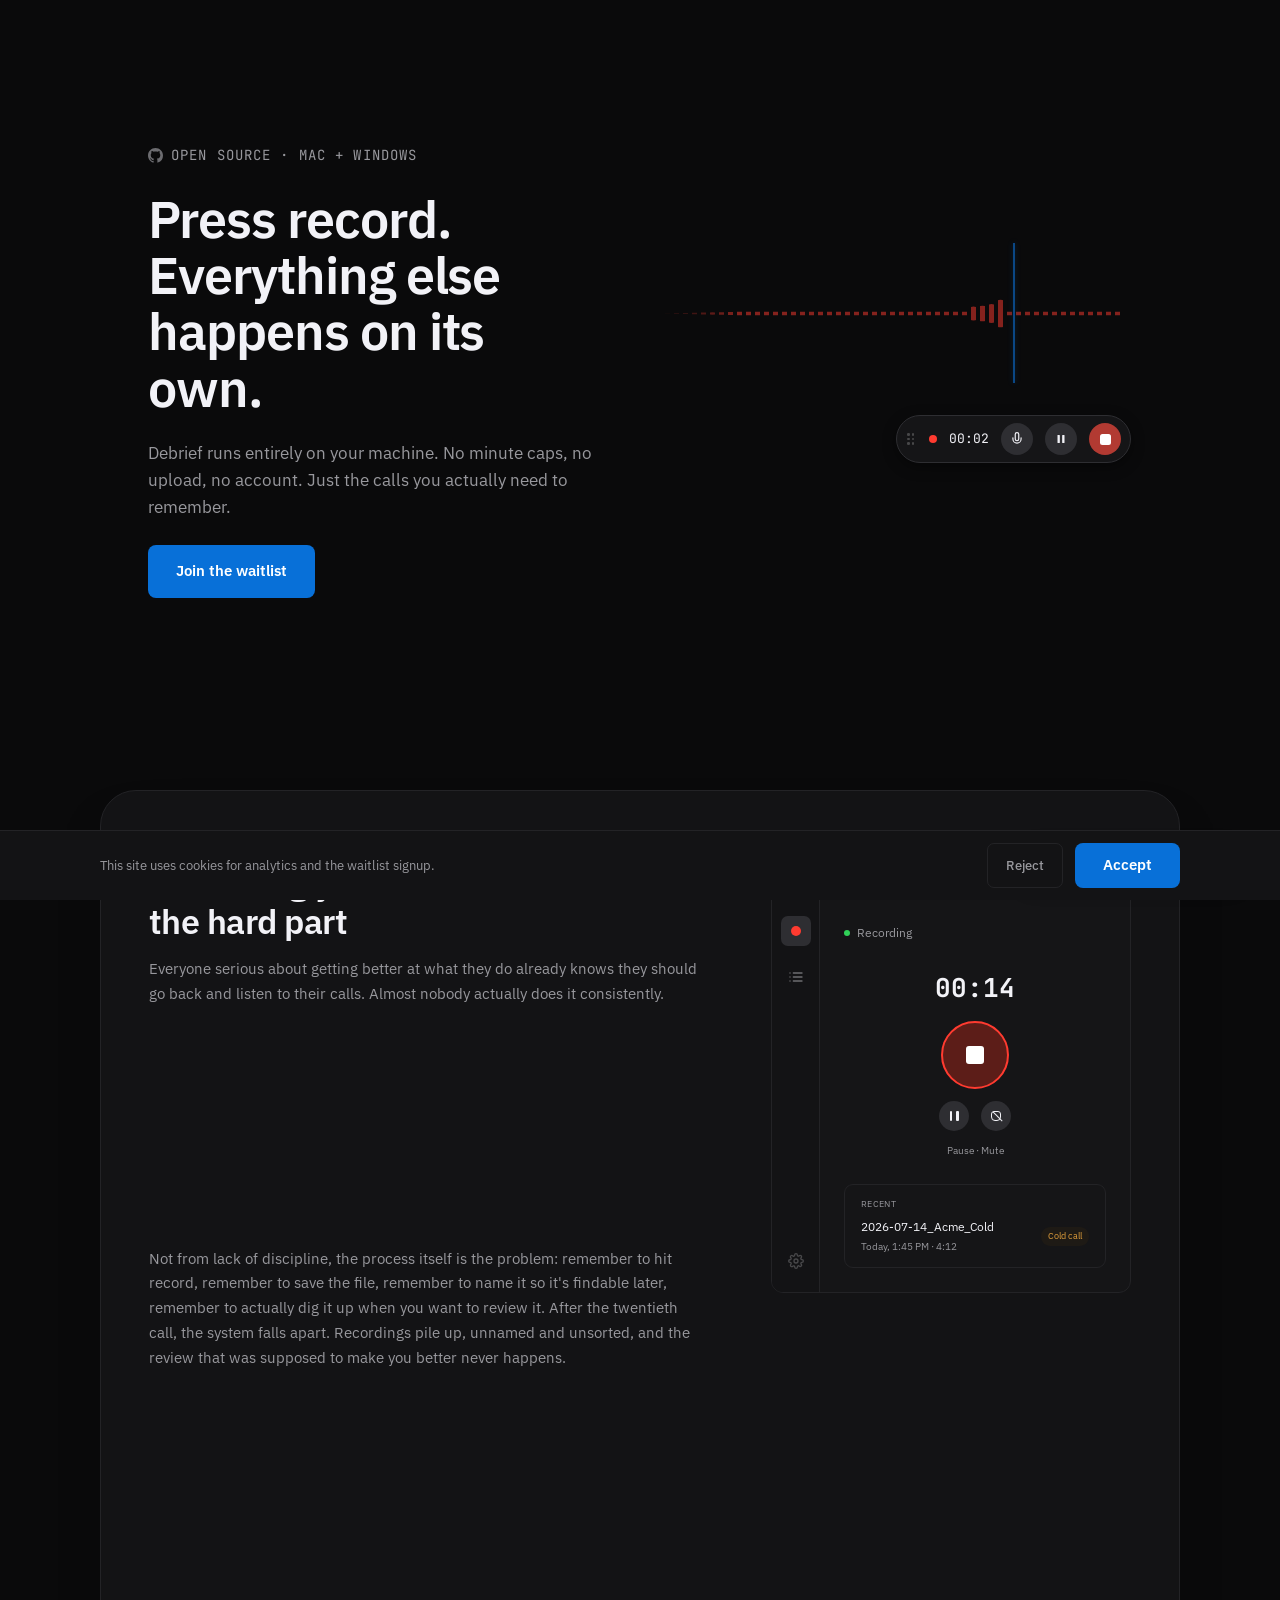
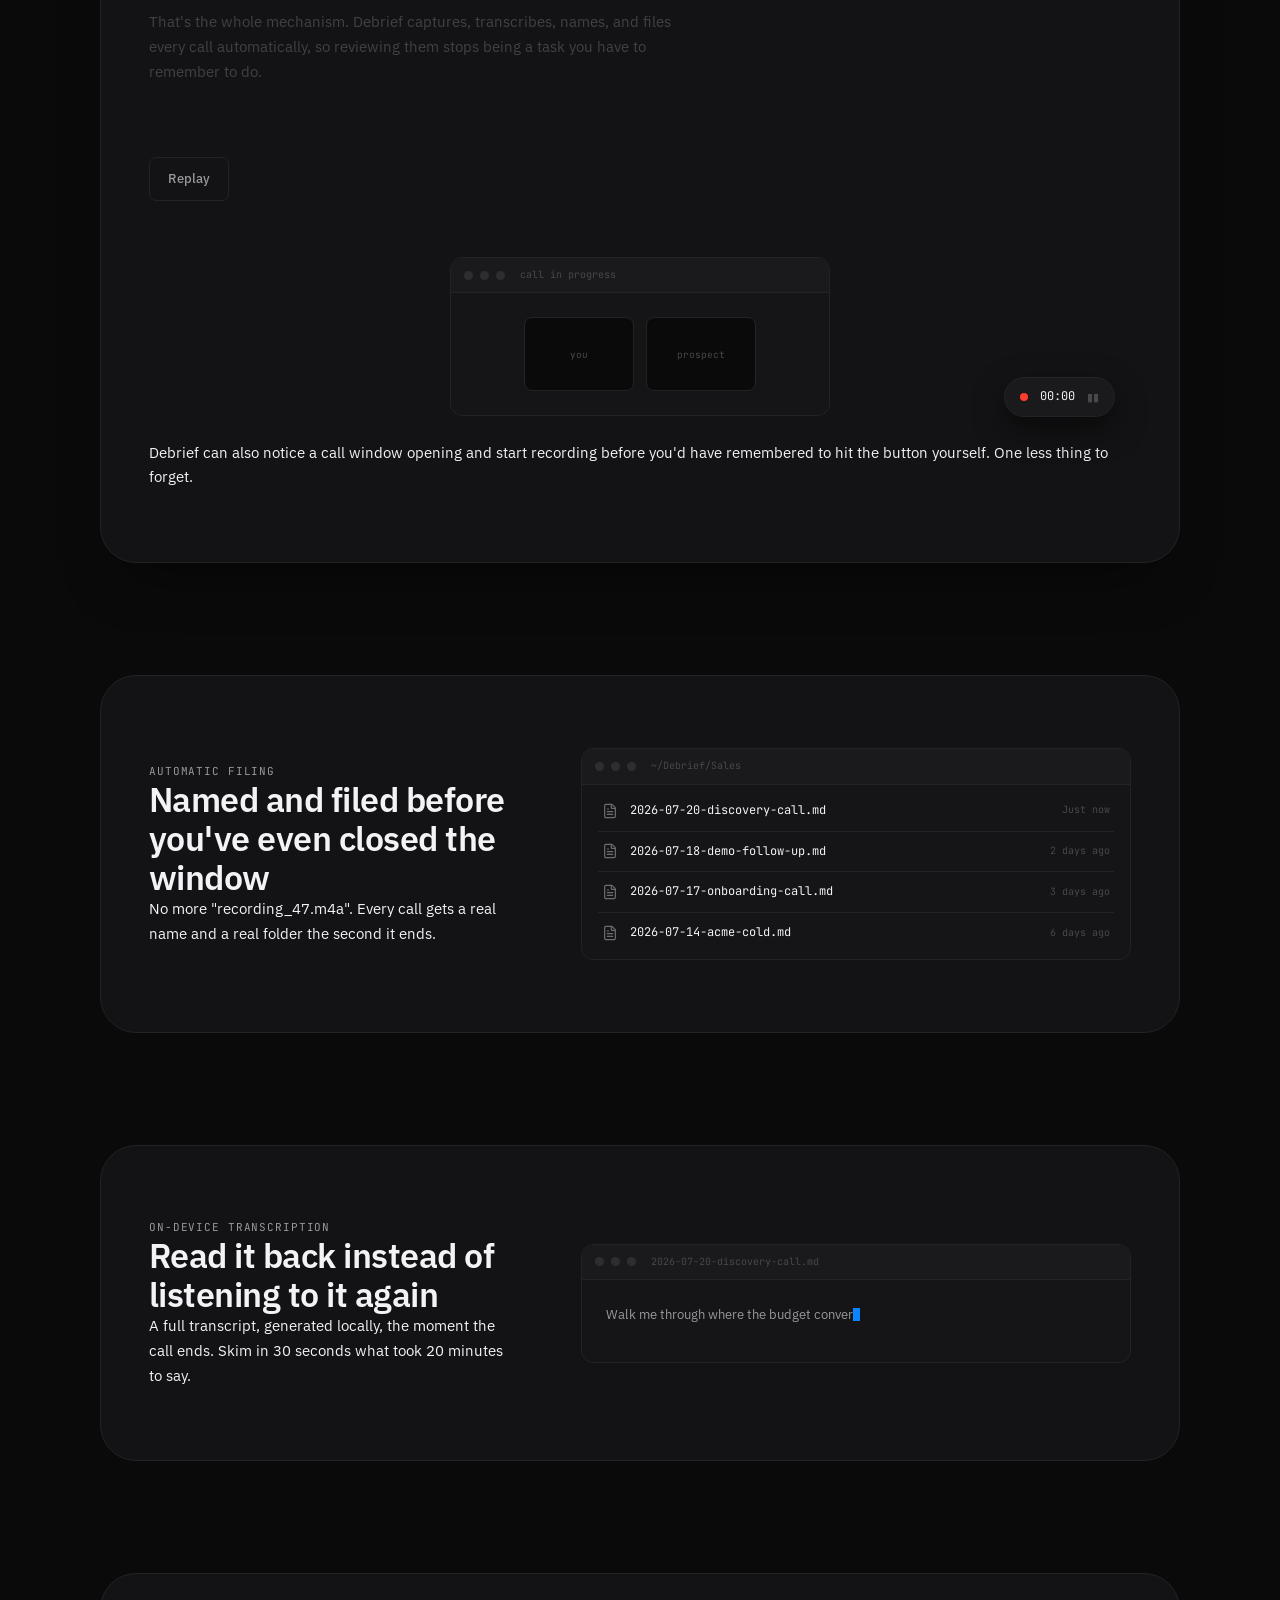
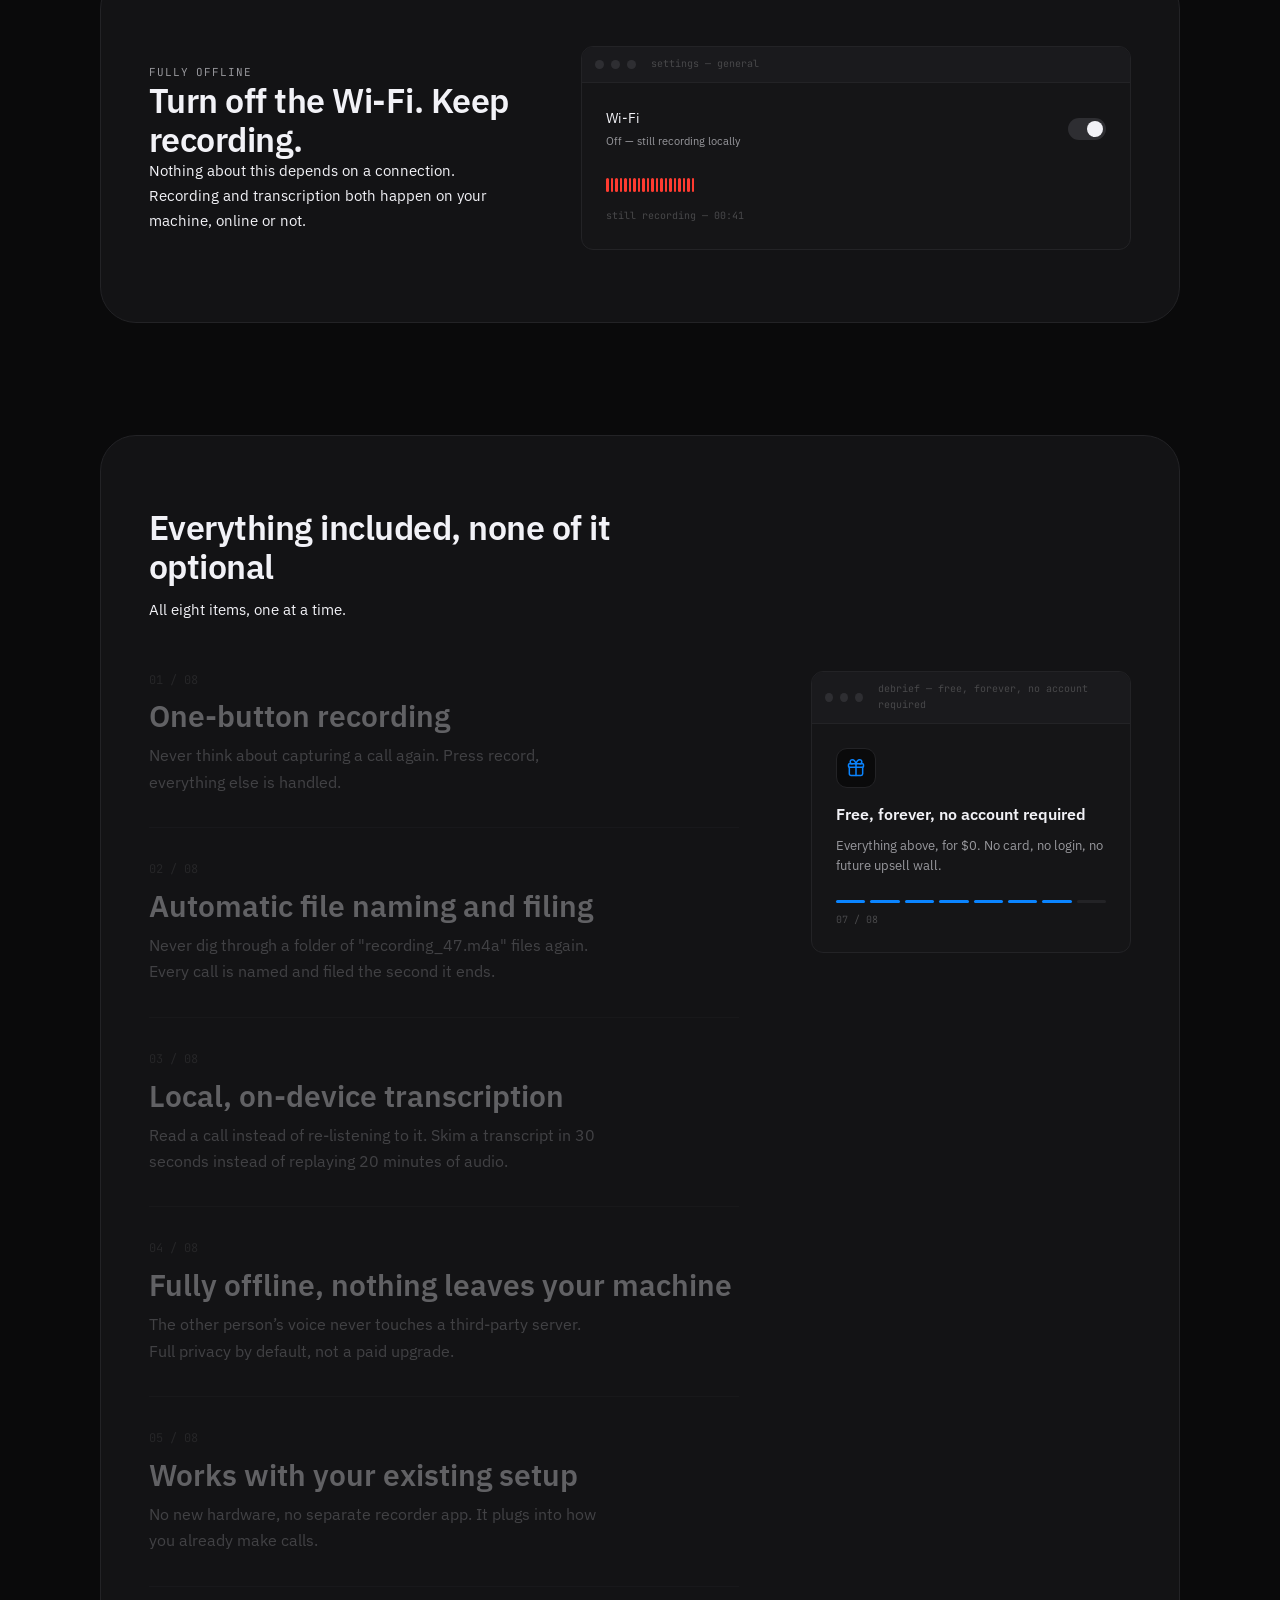
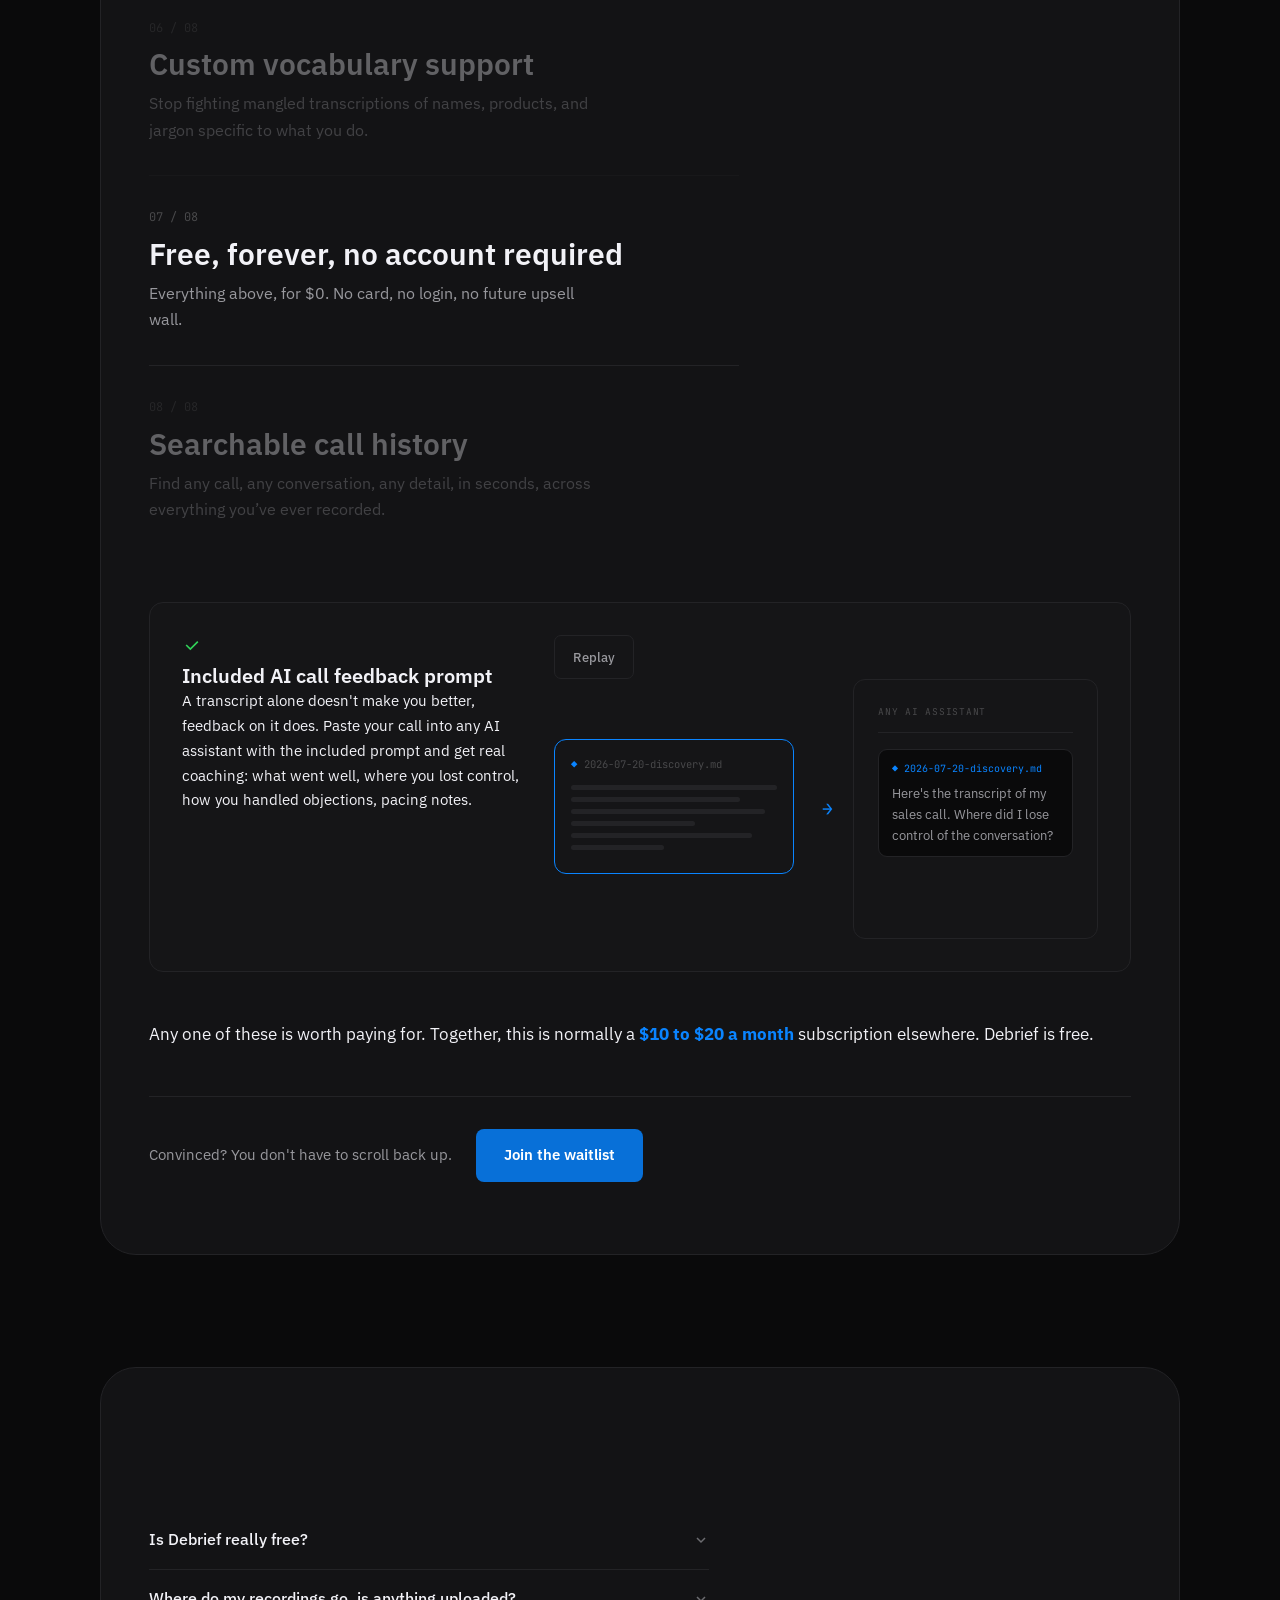
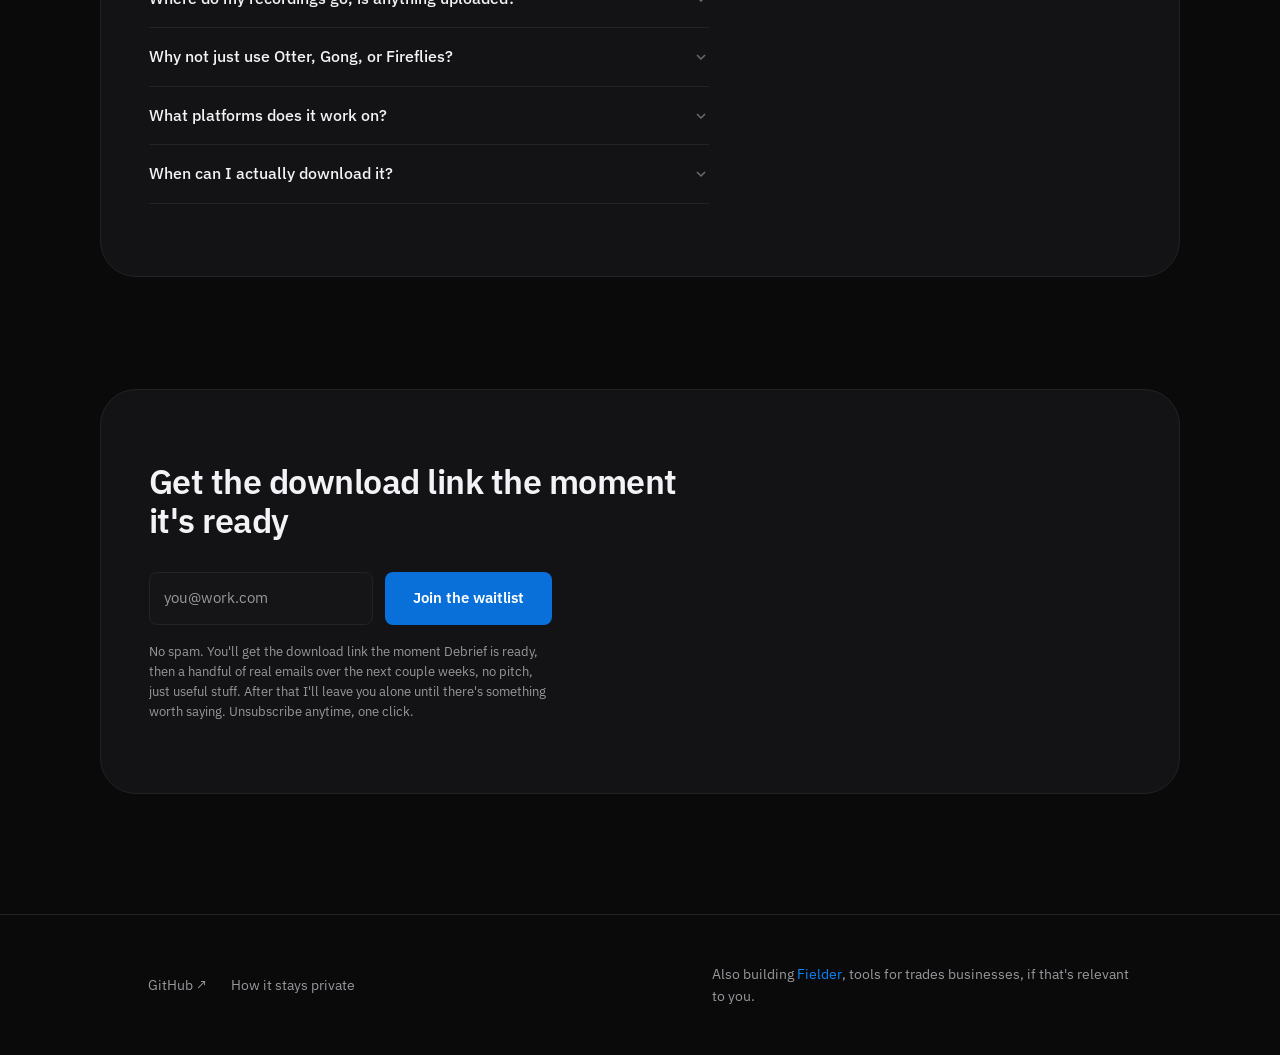
<file: index.html>
<!DOCTYPE html>
<html lang="en" data-ga-id="G-CTZ8ZYQSD7">
<head>
<meta charset="UTF-8">
<meta name="viewport" content="width=device-width, initial-scale=1">
<title>Debrief — Free, Open Source Call Recorder &amp; Transcriber</title>
<meta name="description" content="Free call recording and transcription for Mac and Windows. No minute caps, no cloud, no account. Open source, runs on your device.">
<link rel="canonical" href="https://debrief.veeralspatel.com/">

<meta property="og:type" content="website">
<meta property="og:title" content="Debrief — Free, Open Source Call Recorder &amp; Transcriber">
<meta property="og:description" content="Free call recording and transcription for Mac and Windows. No minute caps, no cloud, no account. Open source, runs on your device.">
<meta property="og:url" content="https://debrief.veeralspatel.com/">
<meta property="og:image" content="https://debrief.veeralspatel.com/images/og-banner.png">
<meta property="og:image:width" content="1200">
<meta property="og:image:height" content="630">
<meta name="twitter:card" content="summary_large_image">
<meta name="twitter:title" content="Debrief — Free, Open Source Call Recorder &amp; Transcriber">
<meta name="twitter:description" content="Free call recording and transcription for Mac and Windows. No minute caps, no cloud, no account. Open source, runs on your device.">
<meta name="twitter:image" content="https://debrief.veeralspatel.com/images/og-banner.png">

<link rel="icon" type="image/svg+xml" href="images/favicon.svg">
<link rel="icon" type="image/png" sizes="32x32" href="images/favicon-32.png">
<link rel="icon" type="image/png" sizes="16x16" href="images/favicon-16.png">
<link rel="apple-touch-icon" sizes="180x180" href="images/apple-touch-icon.png">

<link rel="preconnect" href="https://fonts.gstatic.com" crossorigin>
<link rel="stylesheet" href="css/styles.css">

<script type="application/ld+json">
{
  "@context": "https://schema.org",
  "@type": "SoftwareApplication",
  "name": "Debrief",
  "applicationCategory": "BusinessApplication",
  "operatingSystem": "macOS, Windows",
  "description": "Free, open source desktop call recorder and transcriber. Records, transcribes, names, and files every call automatically, entirely on your own device.",
  "offers": {
    "@type": "Offer",
    "price": "0",
    "priceCurrency": "USD"
  },
  "license": "https://opensource.org/licenses/MIT"
}
</script>
<script type="application/ld+json">
{
  "@context": "https://schema.org",
  "@type": "FAQPage",
  "mainEntity": [
    {
      "@type": "Question",
      "name": "Is Debrief really free?",
      "acceptedAnswer": {
        "@type": "Answer",
        "text": "Yes. No card, no account, no trial that expires, no feature paywall waiting on the other side. It's fully open source under the MIT license, so nothing is hidden."
      }
    },
    {
      "@type": "Question",
      "name": "Where do my recordings go, is anything uploaded?",
      "acceptedAnswer": {
        "@type": "Answer",
        "text": "Nowhere but your own computer. Recording and transcription both happen locally, nothing is uploaded, nothing touches a third-party server."
      }
    },
    {
      "@type": "Question",
      "name": "Why not just use Otter, Gong, or Fireflies?",
      "acceptedAnswer": {
        "@type": "Answer",
        "text": "Those tools are built for teams and general meetings that happen to include a call sometimes. Debrief is built specifically for the call you're trying to get better at, free, local, with none of the account, cost, or privacy trade-offs of sending your calls to someone else's server."
      }
    },
    {
      "@type": "Question",
      "name": "What platforms does it work on?",
      "acceptedAnswer": {
        "@type": "Answer",
        "text": "Mac and Windows."
      }
    },
    {
      "@type": "Question",
      "name": "When can I actually download it?",
      "acceptedAnswer": {
        "@type": "Answer",
        "text": "Soon. Join the waitlist and you'll get the download link the moment it's ready, no earlier promise than that."
      }
    }
  ]
}
</script>
</head>
<body>
<a class="skip-link" href="#main">Skip to content</a>

<!-- Traveling companion pill — real floating-pill anatomy, fixed to the
     viewport, docks to whichever beat is centered as the page scrolls
     (js/main.js initTravelingPill). Separate from the hero's own still
     instance below. Decorative/ambient, not content. -->
<div class="rec-pill travel-pill" id="travelPill" aria-hidden="true" style="position:fixed;">
  <div class="rec-pill-grip"><div class="dr"><div class="d"></div><div class="d"></div></div><div class="dr"><div class="d"></div><div class="d"></div></div><div class="dr"><div class="d"></div><div class="d"></div></div></div>
  <div class="rec-pill-dot" id="travelPillDot"></div>
  <div class="rec-pill-timer" id="travelPillTimer">00:00</div>
  <div class="rec-pill-btn"><svg viewBox="0 0 24 24" fill="none" stroke="var(--t)" stroke-width="2" stroke-linecap="round" stroke-linejoin="round"><path d="M12 1a3 3 0 0 0-3 3v8a3 3 0 0 0 6 0V4a3 3 0 0 0-3-3z"/><path d="M19 10v2a7 7 0 0 1-14 0v-2"/></svg></div>
  <div class="rec-pill-btn"><svg viewBox="0 0 24 24" fill="var(--t)"><rect x="6" y="5" width="4" height="14" rx="1"/><rect x="14" y="5" width="4" height="14" rx="1"/></svg></div>
  <div class="rec-pill-btn stop"><div style="width:11px;height:11px;background:#fff;border-radius:2.5px;"></div></div>
</div>

<main id="main">

  <!-- ============ HERO ============ -->
  <section class="hero">
    <div class="container hero-grid">
      <div class="hero-copy reveal in">
        <div class="eyebrow hero-eyebrow">
          <a href="https://github.com/veeralspatel/debrief" target="_blank" rel="noopener" data-track="outbound_github_click" aria-label="View source on GitHub">
            <svg class="gh-icon" viewBox="0 0 16 16" aria-hidden="true"><path d="M8 0C3.58 0 0 3.58 0 8c0 3.54 2.29 6.53 5.47 7.59.4.07.55-.17.55-.38 0-.19-.01-.82-.01-1.49-2.01.37-2.53-.49-2.69-.94-.09-.23-.48-.94-.82-1.13-.28-.15-.68-.52-.01-.53.63-.01 1.08.58 1.23.82.72 1.21 1.87.87 2.33.66.07-.52.28-.87.51-1.07-1.78-.2-3.64-.89-3.64-3.95 0-.87.31-1.59.82-2.15-.08-.2-.36-1.02.08-2.12 0 0 .67-.21 2.2.82.64-.18 1.32-.27 2-.27.68 0 1.36.09 2 .27 1.53-1.04 2.2-.82 2.2-.82.44 1.1.16 1.92.08 2.12.51.56.82 1.27.82 2.15 0 3.07-1.87 3.75-3.65 3.95.29.25.54.73.54 1.48 0 1.07-.01 1.93-.01 2.2 0 .21.15.46.55.38A8.01 8.01 0 0016 8c0-4.42-3.58-8-8-8z"/></svg>
            OPEN SOURCE · MAC + WINDOWS
          </a>
        </div>
        <h1>Press record. Everything else happens on its own.</h1>
        <p class="lead">Debrief runs entirely on your machine. No minute caps, no upload, no account. Just the calls you actually need to remember.</p>
        <div class="hero-actions">
          <a class="btn-primary" href="#waitlist" data-track="cta_click" data-location="hero">Join the waitlist</a>
        </div>
      </div>
      <div class="hero-anim-col reveal in">
        <div class="hero-wave-band">
          <div class="hero-wave-bars" id="heroWaveBars"></div>
          <div class="hero-playhead"></div>
        </div>
        <!-- Real floating-pill anatomy (grip / rec-dot / timer / mute / pause / stop),
             recreated from floating-pill-dark-mode-states.html. Per the real spec the
             pill only exists once a recording is live, so it stays hidden until the
             click moment (js/main.js initHeroAnimation), same as the app would behave.
             This instance stays in the hero — it does not join the traveling
             companion further down the page. -->
        <div class="hero-anim-card-wrap">
          <div class="rec-pill" id="heroPill">
            <div class="rec-pill-grip"><div class="dr"><div class="d"></div><div class="d"></div></div><div class="dr"><div class="d"></div><div class="d"></div></div><div class="dr"><div class="d"></div><div class="d"></div></div></div>
            <div class="rec-pill-dot" id="heroPillDot"></div>
            <div class="rec-pill-timer" id="heroPillTimer">00:00</div>
            <div class="rec-pill-btn"><svg viewBox="0 0 24 24" fill="none" stroke="var(--t)" stroke-width="2" stroke-linecap="round" stroke-linejoin="round"><path d="M12 1a3 3 0 0 0-3 3v8a3 3 0 0 0 6 0V4a3 3 0 0 0-3-3z"/><path d="M19 10v2a7 7 0 0 1-14 0v-2"/></svg></div>
            <div class="rec-pill-btn"><svg viewBox="0 0 24 24" fill="var(--t)"><rect x="6" y="5" width="4" height="14" rx="1"/><rect x="14" y="5" width="4" height="14" rx="1"/></svg></div>
            <div class="rec-pill-btn stop"><div style="width:11px;height:11px;background:#fff;border-radius:2.5px;"></div></div>
          </div>
        </div>
      </div>
    </div>
  </section>

  <!-- ============ PROBLEM / MECHANISM — scroll-narrated, real Record-tab screen ============ -->
  <section id="problem">
    <div class="section-sheet section-sheet--first">
      <div class="pn-row">
        <div class="pn-text" id="mechanismBeats">
          <div class="pn-beat reveal in active" data-index="0" data-state="idle">
            <h2>Reviewing your calls shouldn't be the hard part</h2>
            <p>Everyone serious about getting better at what they do already knows they should go back and listen to their calls. Almost nobody actually does it consistently.</p>
          </div>
          <div class="pn-beat" data-index="1" data-state="recording">
            <p>Not from lack of discipline, the process itself is the problem: remember to hit record, remember to save the file, remember to name it so it's findable later, remember to actually dig it up when you want to review it. After the twentieth call, the system falls apart. Recordings pile up, unnamed and unsorted, and the review that was supposed to make you better never happens.</p>
          </div>
          <div class="pn-beat" data-index="2" data-state="filed">
            <p class="pm-mechanism">That's the whole mechanism. Debrief captures, transcribes, names, and files every call automatically, so reviewing them stops being a task you have to remember to do.</p>
          </div>
        </div>
        <div class="pn-sticky-wrap reveal in">
          <div class="appwin">
            <div class="appwin-bar"><span class="appwin-dot"></span><span class="appwin-dot"></span><span class="appwin-dot"></span><span class="appwin-title">debrief</span></div>
            <div class="rt-app">
              <div class="rt-sidebar">
                <div class="rt-nav-top">
                  <div class="rt-nav-item active-box">
                    <svg class="rt-icon rt-mic-idle" id="rtMicIdle" viewBox="0 0 24 24" fill="none" stroke="#B23A32" stroke-width="2" stroke-linecap="round" stroke-linejoin="round"><path d="M12 1a3 3 0 0 0-3 3v8a3 3 0 0 0 6 0V4a3 3 0 0 0-3-3z"/><path d="M19 10v2a7 7 0 0 1-14 0v-2"/><line x1="12" y1="19" x2="12" y2="23"/><line x1="8" y1="23" x2="16" y2="23"/></svg>
                    <div class="rt-rec-dot" id="rtRecDot"></div>
                  </div>
                  <div class="rt-nav-item">
                    <svg class="rt-icon" viewBox="0 0 24 24" fill="none" stroke="var(--t3)" stroke-width="2" stroke-linecap="round" stroke-linejoin="round"><line x1="8" y1="6" x2="21" y2="6"/><line x1="8" y1="12" x2="21" y2="12"/><line x1="8" y1="18" x2="21" y2="18"/><line x1="3" y1="6" x2="3.01" y2="6"/><line x1="3" y1="12" x2="3.01" y2="12"/><line x1="3" y1="18" x2="3.01" y2="18"/></svg>
                  </div>
                </div>
                <div class="rt-nav-item">
                  <svg class="rt-icon" viewBox="0 0 24 24" fill="none" stroke="var(--t4)" stroke-width="2" stroke-linecap="round" stroke-linejoin="round"><circle cx="12" cy="12" r="3"/><path d="M19.4 15a1.65 1.65 0 0 0 .33 1.82l.06.06a2 2 0 1 1-2.83 2.83l-.06-.06a1.65 1.65 0 0 0-1.82-.33 1.65 1.65 0 0 0-1 1.51V21a2 2 0 0 1-4 0v-.09A1.65 1.65 0 0 0 9 19.4a1.65 1.65 0 0 0-1.82.33l-.06.06a2 2 0 1 1-2.83-2.83l.06-.06a1.65 1.65 0 0 0 .33-1.82 1.65 1.65 0 0 0-1.51-1H3a2 2 0 0 1 0-4h.09A1.65 1.65 0 0 0 4.6 9a1.65 1.65 0 0 0-.33-1.82l-.06-.06a2 2 0 1 1 2.83-2.83l.06.06a1.65 1.65 0 0 0 1.82.33H9a1.65 1.65 0 0 0 1-1.51V3a2 2 0 0 1 4 0v.09a1.65 1.65 0 0 0 1 1.51 1.65 1.65 0 0 0 1.82-.33l.06-.06a2 2 0 1 1 2.83 2.83l-.06.06a1.65 1.65 0 0 0-.33 1.82V9a1.65 1.65 0 0 0 1.51 1H21a2 2 0 0 1 0 4h-.09a1.65 1.65 0 0 0-1.51 1z"/></svg>
                </div>
              </div>
              <div class="rt-main">
                <div class="rt-status"><span class="rt-status-dot"></span><span id="rtStatusText">Device ready</span></div>
                <div class="rt-center" id="rtCenter"></div>
                <div class="rt-recent">
                  <p class="rt-recent-title">Recent</p>
                  <div class="rt-recent-row">
                    <div>
                      <div class="rt-recent-name" id="rtRecentName">2026-07-14_Acme_Cold</div>
                      <div class="rt-recent-meta" id="rtRecentMeta">Today, 1:45 PM · 4:12</div>
                    </div>
                    <span class="rt-badge" id="rtRecentBadge">Cold call</span>
                  </div>
                </div>
                <span class="dock" id="dockRecord" style="position:absolute; top:0; right:-1px; width:1px; height:1px;"></span>
              </div>
            </div>
          </div>
        </div>
      </div>

      <div class="demo-block reveal" style="margin-top: var(--sp-8);">
        <div class="demo-wrap" id="demo-4">
          <div class="demo-ctl"><button class="btn-ghost" data-replay aria-label="Replay demo: Debrief auto-detecting a call">Replay</button></div>
          <div class="d4">
            <div class="d4-cap" id="c4">you didn't touch anything · <b>Debrief started itself</b></div>
            <div class="callwin" id="cw">
              <div class="cw-bar"><span class="cw-dot"></span><span class="cw-dot"></span><span class="cw-dot"></span><span class="cw-title">call in progress</span></div>
              <div class="cw-body"><div class="cw-tile">you</div><div class="cw-tile">prospect</div></div>
            </div>
            <div class="pill" id="pl"><span class="pill-dot" aria-hidden="true"></span><span class="pill-t">00:00</span><span class="pill-x">▮▮</span></div>
          </div>
        </div>
        <p class="demo-caption">Debrief can also notice a call window opening and start recording before you'd have remembered to hit the button yourself. One less thing to forget.</p>
      </div>
    </div>
  </section>

  <!-- ============ FILING ============ -->
  <section id="filing">
    <div class="section-sheet">
      <div class="mo-row reveal">
        <div class="mo-copy">
          <div class="eyebrow">Automatic filing</div>
          <h2>Named and filed before you've even closed the window</h2>
          <p>No more "recording_47.m4a". Every call gets a real name and a real folder the second it ends.</p>
        </div>
        <div class="mo-visual-wrap" id="filingBeat">
          <div class="appwin">
            <div class="appwin-bar"><span class="appwin-dot"></span><span class="appwin-dot"></span><span class="appwin-dot"></span><span class="appwin-title">~/Debrief/Sales</span></div>
            <div style="padding: 6px var(--sp-4);">
              <div class="fin-row new" id="finNewRow">
                <svg class="fin-icon" viewBox="0 0 24 24" stroke-linecap="round" stroke-linejoin="round"><path d="M6 22a2 2 0 0 1-2-2V4a2 2 0 0 1 2-2h8a2.4 2.4 0 0 1 1.704.706l3.588 3.588A2.4 2.4 0 0 1 20 8v12a2 2 0 0 1-2 2z"/><path d="M14 2v5a1 1 0 0 0 1 1h5"/><path d="M10 9H8"/><path d="M16 13H8"/><path d="M16 17H8"/></svg>
                <span class="fin-name">2026-07-20-discovery-call.md</span><span class="fin-meta">Just now</span>
              </div>
              <div class="fin-row">
                <svg class="fin-icon" viewBox="0 0 24 24" stroke-linecap="round" stroke-linejoin="round"><path d="M6 22a2 2 0 0 1-2-2V4a2 2 0 0 1 2-2h8a2.4 2.4 0 0 1 1.704.706l3.588 3.588A2.4 2.4 0 0 1 20 8v12a2 2 0 0 1-2 2z"/><path d="M14 2v5a1 1 0 0 0 1 1h5"/><path d="M10 9H8"/><path d="M16 13H8"/><path d="M16 17H8"/></svg>
                <span class="fin-name">2026-07-18-demo-follow-up.md</span><span class="fin-meta">2 days ago</span>
              </div>
              <div class="fin-row">
                <svg class="fin-icon" viewBox="0 0 24 24" stroke-linecap="round" stroke-linejoin="round"><path d="M6 22a2 2 0 0 1-2-2V4a2 2 0 0 1 2-2h8a2.4 2.4 0 0 1 1.704.706l3.588 3.588A2.4 2.4 0 0 1 20 8v12a2 2 0 0 1-2 2z"/><path d="M14 2v5a1 1 0 0 0 1 1h5"/><path d="M10 9H8"/><path d="M16 13H8"/><path d="M16 17H8"/></svg>
                <span class="fin-name">2026-07-17-onboarding-call.md</span><span class="fin-meta">3 days ago</span>
              </div>
              <div class="fin-row">
                <svg class="fin-icon" viewBox="0 0 24 24" stroke-linecap="round" stroke-linejoin="round"><path d="M6 22a2 2 0 0 1-2-2V4a2 2 0 0 1 2-2h8a2.4 2.4 0 0 1 1.704.706l3.588 3.588A2.4 2.4 0 0 1 20 8v12a2 2 0 0 1-2 2z"/><path d="M14 2v5a1 1 0 0 0 1 1h5"/><path d="M10 9H8"/><path d="M16 13H8"/><path d="M16 17H8"/></svg>
                <span class="fin-name">2026-07-14-acme-cold.md</span><span class="fin-meta">6 days ago</span>
              </div>
            </div>
          </div>
          <span class="dock" id="dockFiling" style="position:absolute; top:50%; right:-1px; width:1px; height:1px;"></span>
        </div>
      </div>
    </div>
  </section>

  <!-- ============ TRANSCRIPTION ============ -->
  <section id="transcription">
    <div class="section-sheet">
      <div class="mo-row reveal">
        <div class="mo-copy">
          <div class="eyebrow">On-device transcription</div>
          <h2>Read it back instead of listening to it again</h2>
          <p>A full transcript, generated locally, the moment the call ends. Skim in 30 seconds what took 20 minutes to say.</p>
        </div>
        <div class="mo-visual-wrap" id="transcriptBeat">
          <div class="appwin">
            <div class="appwin-bar"><span class="appwin-dot"></span><span class="appwin-dot"></span><span class="appwin-dot"></span><span class="appwin-title">2026-07-20-discovery-call.md</span></div>
            <div style="padding: var(--sp-5);">
              <p class="tr-text">Walk me through where the budget conversation stalled last time.</p>
              <p class="tr-text">Honestly, it was the implementation timeline, not the price itself.</p>
              <p class="tr-text">Got it. If we shortened that to two weeks instead of six?</p>
              <p class="tr-text">That changes things. Let me check with my team.</p>
            </div>
          </div>
          <span class="dock" id="dockTranscript" style="position:absolute; top:50%; right:-1px; width:1px; height:1px;"></span>
        </div>
      </div>
    </div>
  </section>

  <!-- ============ OFFLINE ============ -->
  <section id="offline">
    <div class="section-sheet">
      <div class="mo-row reveal">
        <div class="mo-copy">
          <div class="eyebrow">Fully offline</div>
          <h2>Turn off the Wi-Fi. Keep recording.</h2>
          <p>Nothing about this depends on a connection. Recording and transcription both happen on your machine, online or not.</p>
        </div>
        <div class="mo-visual-wrap" id="offlineBeat">
          <div class="appwin">
            <div class="appwin-bar"><span class="appwin-dot"></span><span class="appwin-dot"></span><span class="appwin-dot"></span><span class="appwin-title">settings — general</span></div>
            <div style="padding: var(--sp-5);">
              <div class="off-row">
                <div>
                  <div class="off-label">Wi-Fi</div>
                  <div class="off-sub" id="offSub">Connected</div>
                </div>
                <div class="tog" id="offToggle"><div class="knob"></div></div>
              </div>
              <div class="off-wave" id="offWave"></div>
              <div class="off-wave-cap">still recording — 00:41</div>
            </div>
          </div>
          <span class="dock" id="dockOffline" style="position:absolute; top:0; right:-1px; width:1px; height:1px;"></span>
        </div>
      </div>
    </div>
  </section>

  <!-- ============ VALUE STACK ============ -->
  <section id="value-stack">
    <div class="section-sheet">
      <h2 class="vs-heading reveal">Everything included, none of it optional</h2>
      <p class="vs-sub reveal">All eight items, one at a time.</p>

      <div class="sd-row">
        <div class="sd-list reveal" id="sdList"></div>
        <div class="sd-sticky-wrap reveal">
          <div class="appwin">
            <div class="appwin-bar"><span class="appwin-dot"></span><span class="appwin-dot"></span><span class="appwin-dot"></span><span class="appwin-title" id="sdWcTitle">debrief</span></div>
            <div class="sd-icon-wrap"><svg class="sd-icon" id="sdIcon" viewBox="0 0 24 24" fill="none" stroke="var(--blue)" stroke-width="2" stroke-linecap="round" stroke-linejoin="round"></svg></div>
            <h3 class="sd-title" id="sdTitle"></h3>
            <p class="sd-desc" id="sdDesc"></p>
            <div class="ml sd-microloop" id="sdMicroloop" hidden>
              <div class="ml-lbl">~/DEBRIEF</div>
              <div class="tree" id="sdMicroloopTree"></div>
            </div>
            <div class="sd-rail" id="sdRail"></div>
            <div class="sd-count" id="sdCount"></div>
          </div>
        </div>
      </div>

      <!-- Value stack closer: AI call feedback prompt, biggest item, gets Demo 3 -->
      <div class="vs-ai-closer reveal">
        <div class="vs-closer-inner">
          <div class="vs-closer-copy">
            <svg class="vs-check" viewBox="0 0 24 24" aria-hidden="true"><path d="M5 12l5 5L19 8"/></svg>
            <h3>Included AI call feedback prompt</h3>
            <p>A transcript alone doesn't make you better, feedback on it does. Paste your call into any AI assistant with the included prompt and get real coaching: what went well, where you lost control, how you handled objections, pacing notes.</p>
          </div>
          <div class="vs-closer-demo">
            <div class="demo-wrap" id="demo-3">
              <div class="demo-ctl"><button class="btn-ghost" data-replay aria-label="Replay demo: AI call feedback">Replay</button></div>
              <div class="d3">
                <div class="d3-file" id="f3">
                  <div class="d3-fname"><span style="color:var(--blue)">◆</span>2026-07-20-discovery.md</div>
                  <div class="d3-fline" style="width:100%"></div><div class="d3-fline" style="width:82%"></div>
                  <div class="d3-fline" style="width:94%"></div><div class="d3-fline" style="width:60%"></div>
                  <div class="d3-fline" style="width:88%"></div><div class="d3-fline" style="width:45%"></div>
                </div>
                <div class="arrow-fly" id="ar3" aria-hidden="true">→</div>
                <div class="d3-chat">
                  <div class="chat-lbl">ANY AI ASSISTANT</div>
                  <div class="chat-msg" id="m3"><span class="attach">◆ 2026-07-20-discovery.md</span>Here's the transcript of my sales call. Where did I lose control of the conversation?</div>
                  <div id="fbs"></div>
                </div>
              </div>
            </div>
          </div>
        </div>
      </div>

      <!-- Verify the $10-$20/month anchor figure against current Otter.ai/Fireflies pricing before launch (Doc 07). -->
      <p class="vs-stack-close reveal">Any one of these is worth paying for. Together, this is normally a <b>$10 to $20 a month</b> subscription elsewhere. Debrief is free.</p>

      <div class="vs-cta-row reveal">
        <p>Convinced? You don't have to scroll back up.</p>
        <a class="btn-primary" href="#waitlist" data-track="cta_click" data-location="value_stack">Join the waitlist</a>
      </div>
    </div>
  </section>

  <!-- ============ FAQ ============ -->
  <section id="faq">
    <div class="section-sheet">
      <h2 class="reveal" style="margin-bottom: var(--sp-6);">Questions, answered straight</h2>
      <div class="faq-list reveal">
        <div class="faq-item">
          <button class="faq-q" aria-expanded="false" aria-controls="faq-a-1">
            Is Debrief really free?
            <svg class="faq-chevron" width="16" height="16" viewBox="0 0 16 16" aria-hidden="true"><path d="M4 6l4 4 4-4" stroke="currentColor" stroke-width="1.5" fill="none"/></svg>
          </button>
          <div class="faq-a-wrap" id="faq-a-1"><div class="faq-a-inner"><p class="faq-a">Yes. No card, no account, no trial that expires, no feature paywall waiting on the other side. It's fully open source under the MIT license, so nothing is hidden.</p></div></div>
        </div>
        <div class="faq-item">
          <button class="faq-q" aria-expanded="false" aria-controls="faq-a-2">
            Where do my recordings go, is anything uploaded?
            <svg class="faq-chevron" width="16" height="16" viewBox="0 0 16 16" aria-hidden="true"><path d="M4 6l4 4 4-4" stroke="currentColor" stroke-width="1.5" fill="none"/></svg>
          </button>
          <div class="faq-a-wrap" id="faq-a-2"><div class="faq-a-inner"><p class="faq-a">Nowhere but your own computer. Recording and transcription both happen locally, nothing is uploaded, nothing touches a third-party server.</p></div></div>
        </div>
        <div class="faq-item">
          <button class="faq-q" aria-expanded="false" aria-controls="faq-a-3">
            Why not just use Otter, Gong, or Fireflies?
            <svg class="faq-chevron" width="16" height="16" viewBox="0 0 16 16" aria-hidden="true"><path d="M4 6l4 4 4-4" stroke="currentColor" stroke-width="1.5" fill="none"/></svg>
          </button>
          <div class="faq-a-wrap" id="faq-a-3"><div class="faq-a-inner"><p class="faq-a">Those tools are built for teams and general meetings that happen to include a call sometimes. Debrief is built specifically for the call you're trying to get better at, free, local, with none of the account, cost, or privacy trade-offs of sending your calls to someone else's server.</p></div></div>
        </div>
        <div class="faq-item">
          <button class="faq-q" aria-expanded="false" aria-controls="faq-a-4">
            What platforms does it work on?
            <svg class="faq-chevron" width="16" height="16" viewBox="0 0 16 16" aria-hidden="true"><path d="M4 6l4 4 4-4" stroke="currentColor" stroke-width="1.5" fill="none"/></svg>
          </button>
          <div class="faq-a-wrap" id="faq-a-4"><div class="faq-a-inner"><p class="faq-a">Mac and Windows.</p></div></div>
        </div>
        <div class="faq-item">
          <button class="faq-q" aria-expanded="false" aria-controls="faq-a-5">
            When can I actually download it?
            <svg class="faq-chevron" width="16" height="16" viewBox="0 0 16 16" aria-hidden="true"><path d="M4 6l4 4 4-4" stroke="currentColor" stroke-width="1.5" fill="none"/></svg>
          </button>
          <div class="faq-a-wrap" id="faq-a-5"><div class="faq-a-inner"><p class="faq-a">Soon. Join the waitlist and you'll get the download link the moment it's ready, no earlier promise than that.</p></div></div>
        </div>
      </div>
    </div>
  </section>

  <!-- ============ WAITLIST FORM ============ -->
  <section id="waitlist">
    <div class="section-sheet waitlist-inner">
      <h2 class="reveal">Get the download link the moment it's ready</h2>
      <div class="waitlist-form reveal">
        <form id="waitlist-form" action="https://app.kit.com/forms/9709074/subscriptions" method="post" novalidate>
          <div class="ck-form-wrap">
            <div class="field-group">
              <label class="visually-hidden" for="email_address">Email address</label>
              <input class="field" type="email" id="email_address" name="email_address" placeholder="you@work.com" required autocomplete="email">
              <span class="field-error"></span>
            </div>
            <button class="btn-primary" type="submit" data-track="cta_click" data-location="waitlist_form">Join the waitlist</button>
          </div>
          <p class="risk-reversal">No spam. You'll get the download link the moment Debrief is ready, then a handful
of real emails over the next couple weeks, no pitch, just useful stuff. After that
I'll leave you alone until there's something worth saying. Unsubscribe anytime,
one click.</p>
        </form>
        <div class="waitlist-success" id="waitlist-success">
          <svg width="20" height="20" viewBox="0 0 24 24" aria-hidden="true"><path d="M5 12l5 5L19 8" stroke="currentColor" stroke-width="2" fill="none"/></svg>
          <span>You're on the list. Check your inbox in a minute.</span>
        </div>
      </div>
    </div>
  </section>

</main>

<footer class="site-footer">
  <div class="container footer-inner">
    <div class="footer-links">
      <a href="https://github.com/veeralspatel/debrief" target="_blank" rel="noopener" data-track="outbound_github_click">GitHub ↗</a>
      <a href="local-transcription/">How it stays private</a>
    </div>
    <p class="footer-fielder">Also building <a href="https://fielderhq.io/" target="_blank" rel="noopener" class="link-slide">Fielder</a>, tools for trades businesses, if that's relevant to you.</p>
  </div>
</footer>

<div class="cookie-banner" id="cookie-banner" hidden>
  <div class="cookie-inner">
    <p class="cookie-text">This site uses cookies for analytics and the waitlist signup.</p>
    <div class="cookie-actions">
      <button class="btn-ghost" id="cookie-reject">Reject</button>
      <button class="btn-primary" id="cookie-accept">Accept</button>
    </div>
  </div>
</div>

<script src="js/main.js"></script>
</body>
</html>
</file>
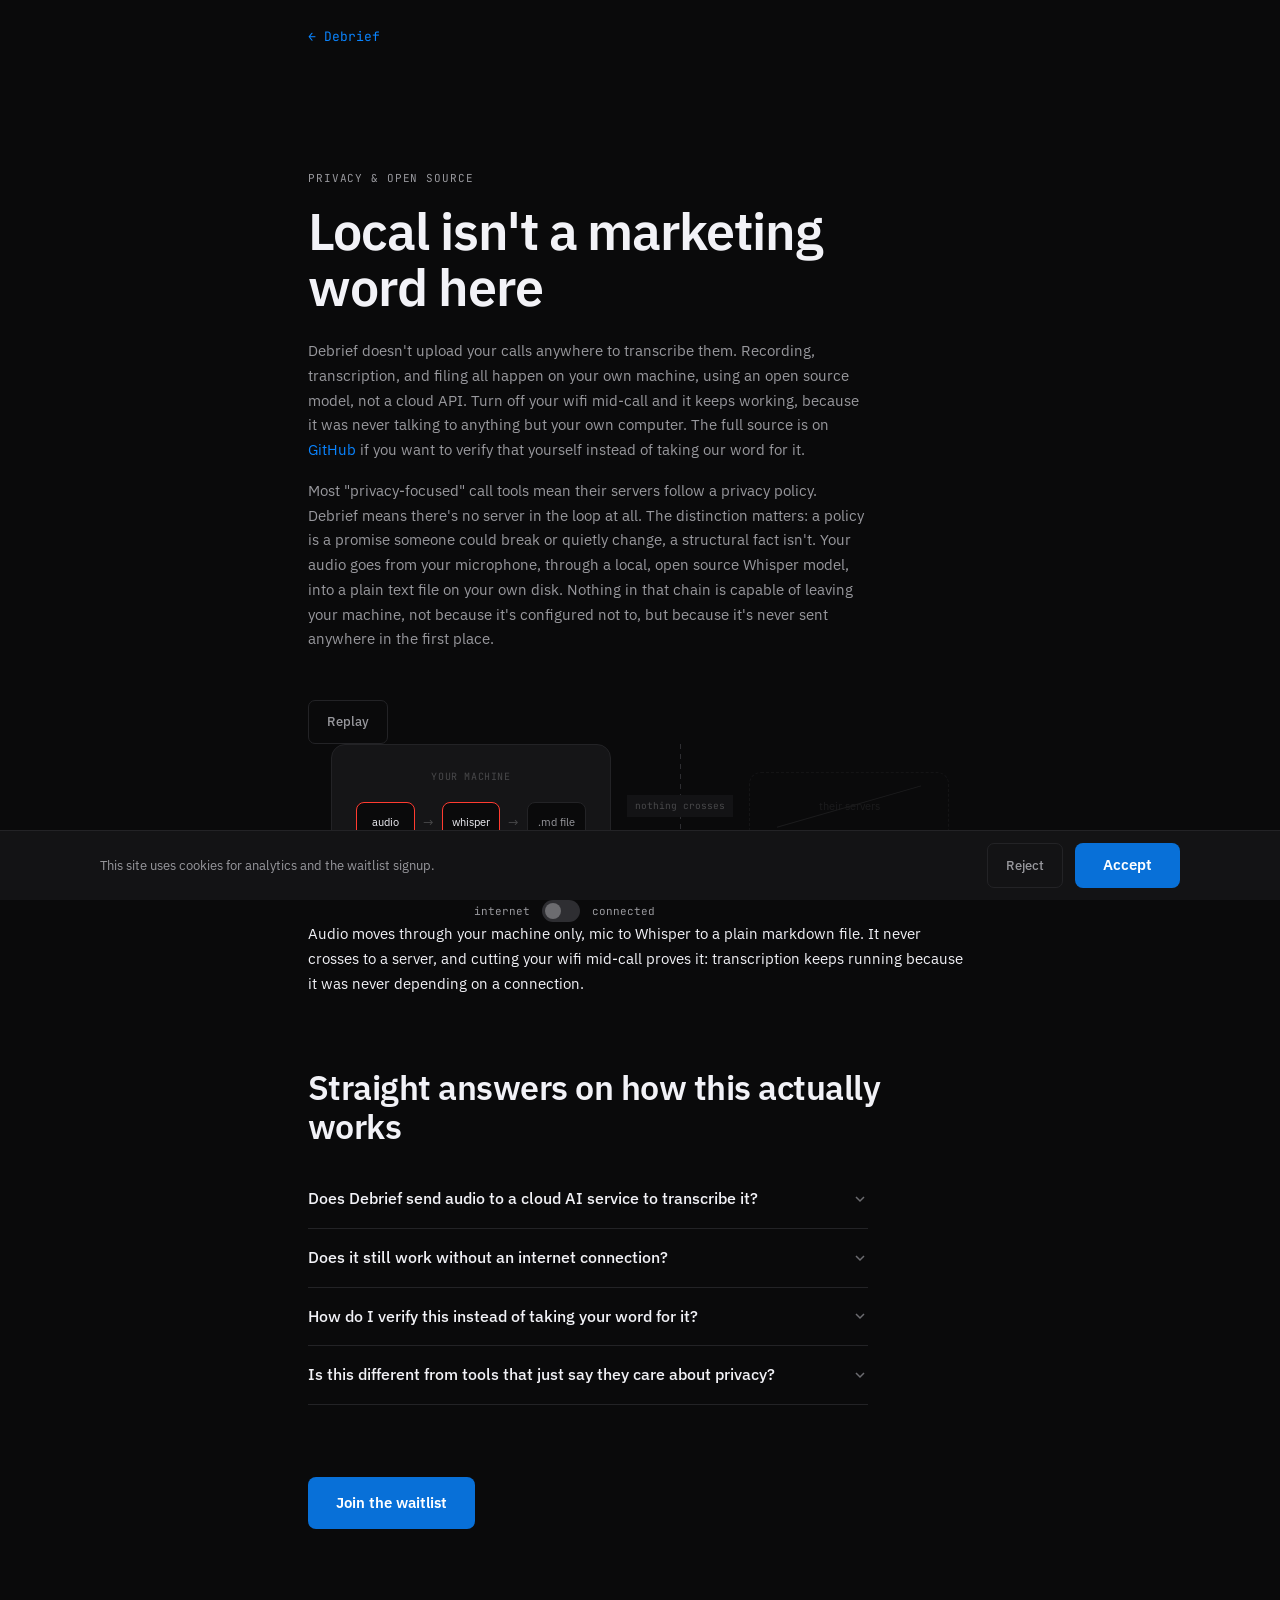
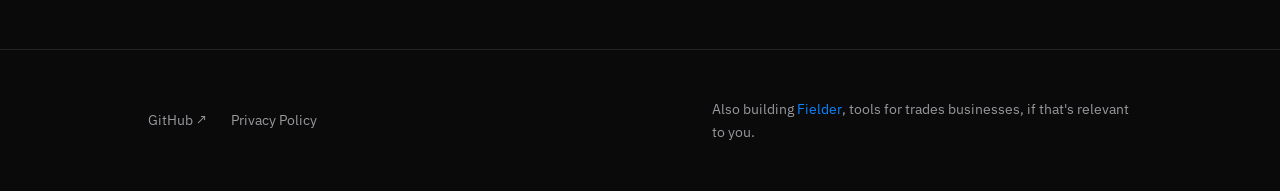
<file: local-transcription/index.html>
<!DOCTYPE html>
<html lang="en" data-ga-id="G-CTZ8ZYQSD7">
<head>
<meta charset="UTF-8">
<meta name="viewport" content="width=device-width, initial-scale=1">
<title>Offline, Open Source Call Transcription, No Cloud — Debrief</title>
<meta name="description" content="Debrief transcribes calls entirely offline, nothing uploaded. Open source call recorder for Mac and Windows, verify the code yourself on GitHub.">
<link rel="canonical" href="https://debrief.veeralspatel.com/local-transcription/">

<meta property="og:type" content="website">
<meta property="og:title" content="Offline, Open Source Call Transcription, No Cloud — Debrief">
<meta property="og:description" content="Debrief transcribes calls entirely offline, nothing uploaded. Open source call recorder for Mac and Windows, verify the code yourself on GitHub.">
<meta property="og:url" content="https://debrief.veeralspatel.com/local-transcription/">
<meta property="og:image" content="https://debrief.veeralspatel.com/images/og-banner.png">
<meta property="og:image:width" content="1200">
<meta property="og:image:height" content="630">
<meta name="twitter:card" content="summary_large_image">

<link rel="icon" type="image/svg+xml" href="../images/favicon.svg">
<link rel="icon" type="image/png" sizes="32x32" href="../images/favicon-32.png">
<link rel="icon" type="image/png" sizes="16x16" href="../images/favicon-16.png">
<link rel="apple-touch-icon" sizes="180x180" href="../images/apple-touch-icon.png">

<link rel="preconnect" href="https://fonts.gstatic.com" crossorigin>
<link rel="stylesheet" href="../css/styles.css">

<script type="application/ld+json">
{
  "@context": "https://schema.org",
  "@type": "FAQPage",
  "mainEntity": [
    {
      "@type": "Question",
      "name": "Does Debrief send audio to a cloud AI service to transcribe it?",
      "acceptedAnswer": { "@type": "Answer", "text": "No. Transcription runs through an open source Whisper model on your own machine. Audio never leaves your device to get turned into text." }
    },
    {
      "@type": "Question",
      "name": "Does it still work without an internet connection?",
      "acceptedAnswer": { "@type": "Answer", "text": "Yes. Recording, transcription, and filing all happen locally, so turning off your wifi mid-call doesn't stop any of it working." }
    },
    {
      "@type": "Question",
      "name": "How do I verify this instead of taking your word for it?",
      "acceptedAnswer": { "@type": "Answer", "text": "The full source is on GitHub under the MIT license. Read the code, run it yourself, or watch the network requests it makes. There's nothing to trust blindly." }
    },
    {
      "@type": "Question",
      "name": "Is this different from tools that just say they care about privacy?",
      "acceptedAnswer": { "@type": "Answer", "text": "Yes. Local here is structural, not a policy. There's no server in the loop to make a promise about in the first place." }
    }
  ]
}
</script>
</head>
<body>
<a class="skip-link" href="#main">Skip to content</a>

<div class="container-narrow" style="padding-top: var(--sp-5);">
  <a href="../" class="link-slide" style="font-family: var(--mono); font-size: 13px;">← Debrief</a>
</div>

<main id="main">
  <section>
    <div class="container-narrow">
      <div class="eyebrow" style="margin-bottom: var(--sp-4);">PRIVACY &amp; OPEN SOURCE</div>
      <h1 class="priv-heading reveal in" style="font-size: var(--fs-h1);">Local isn't a marketing word here</h1>
      <div class="priv-body reveal in">
        <p>Debrief doesn't upload your calls anywhere to transcribe them. Recording, transcription, and filing all happen on your own machine, using an open source model, not a cloud API. Turn off your wifi mid-call and it keeps working, because it was never talking to anything but your own computer. The full source is on <a href="https://github.com/veeralspatel/debrief" target="_blank" rel="noopener" class="link-slide" data-track="outbound_github_click">GitHub</a> if you want to verify that yourself instead of taking our word for it.</p>
        <p>Most "privacy-focused" call tools mean their servers follow a privacy policy. Debrief means there's no server in the loop at all. The distinction matters: a policy is a promise someone could break or quietly change, a structural fact isn't. Your audio goes from your microphone, through a local, open source Whisper model, into a plain text file on your own disk. Nothing in that chain is capable of leaving your machine, not because it's configured not to, but because it's never sent anywhere in the first place.</p>
      </div>

      <div class="demo-block reveal in">
        <div class="demo-wrap" id="demo-2">
          <div class="demo-ctl"><button class="btn-ghost" data-replay aria-label="Replay demo: audio stays on your machine">Replay</button></div>
          <div class="d2">
            <div class="machine">
              <div class="machine-lbl">YOUR MACHINE</div>
              <div class="m-flow">
                <div class="m-node" id="n1">audio</div>
                <div class="m-arrow">→</div>
                <div class="m-node" id="n2">whisper</div>
                <div class="m-arrow">→</div>
                <div class="m-node" id="n3">.md file</div>
              </div>
            </div>
            <div class="barrier"><div class="barrier-line"></div><div class="blocked">nothing crosses</div></div>
            <div class="cloud"><div class="cloud-box">their servers</div></div>
          </div>
          <div class="wifi-row">
            <span>internet</span>
            <div class="tog" id="tg" role="img" aria-label="wifi toggle"><div class="knob"></div></div>
            <span id="wl">connected</span>
            <span class="still" id="st">· still transcribing</span>
          </div>
        </div>
        <p class="demo-caption">Audio moves through your machine only, mic to Whisper to a plain markdown file. It never crosses to a server, and cutting your wifi mid-call proves it: transcription keeps running because it was never depending on a connection.</p>
      </div>

      <h2 class="reveal in" style="margin-top: var(--sp-8); margin-bottom: var(--sp-5);">Straight answers on how this actually works</h2>
      <div class="faq-list reveal in">
        <div class="faq-item">
          <button class="faq-q" aria-expanded="false" aria-controls="lt-faq-1">
            Does Debrief send audio to a cloud AI service to transcribe it?
            <svg class="faq-chevron" width="16" height="16" viewBox="0 0 16 16" aria-hidden="true"><path d="M4 6l4 4 4-4" stroke="currentColor" stroke-width="1.5" fill="none"/></svg>
          </button>
          <div class="faq-a-wrap" id="lt-faq-1"><div class="faq-a-inner"><p class="faq-a">No. Transcription runs through an open source Whisper model on your own machine. Audio never leaves your device to get turned into text.</p></div></div>
        </div>
        <div class="faq-item">
          <button class="faq-q" aria-expanded="false" aria-controls="lt-faq-2">
            Does it still work without an internet connection?
            <svg class="faq-chevron" width="16" height="16" viewBox="0 0 16 16" aria-hidden="true"><path d="M4 6l4 4 4-4" stroke="currentColor" stroke-width="1.5" fill="none"/></svg>
          </button>
          <div class="faq-a-wrap" id="lt-faq-2"><div class="faq-a-inner"><p class="faq-a">Yes. Recording, transcription, and filing all happen locally, so turning off your wifi mid-call doesn't stop any of it working, exactly like the demo above.</p></div></div>
        </div>
        <div class="faq-item">
          <button class="faq-q" aria-expanded="false" aria-controls="lt-faq-3">
            How do I verify this instead of taking your word for it?
            <svg class="faq-chevron" width="16" height="16" viewBox="0 0 16 16" aria-hidden="true"><path d="M4 6l4 4 4-4" stroke="currentColor" stroke-width="1.5" fill="none"/></svg>
          </button>
          <div class="faq-a-wrap" id="lt-faq-3"><div class="faq-a-inner"><p class="faq-a">The full source is on GitHub under the MIT license. Read the code, run it yourself, or watch the network requests it makes. There's nothing to trust blindly.</p></div></div>
        </div>
        <div class="faq-item">
          <button class="faq-q" aria-expanded="false" aria-controls="lt-faq-4">
            Is this different from tools that just say they care about privacy?
            <svg class="faq-chevron" width="16" height="16" viewBox="0 0 16 16" aria-hidden="true"><path d="M4 6l4 4 4-4" stroke="currentColor" stroke-width="1.5" fill="none"/></svg>
          </button>
          <div class="faq-a-wrap" id="lt-faq-4"><div class="faq-a-inner"><p class="faq-a">Yes. Local here is structural, not a policy. There's no server in the loop to make a promise about in the first place.</p></div></div>
        </div>
      </div>

      <div class="reveal in" style="margin-top: var(--sp-8);">
        <a class="btn-primary" href="../#waitlist" data-track="cta_click" data-location="local_transcription_page">Join the waitlist</a>
      </div>
    </div>
  </section>
</main>

<footer class="site-footer">
  <div class="container footer-inner">
    <div class="footer-links">
      <a href="https://github.com/veeralspatel/debrief" target="_blank" rel="noopener" data-track="outbound_github_click">GitHub ↗</a>
      <a href="../privacy-policy/">Privacy Policy</a>
    </div>
    <p class="footer-fielder">Also building <a href="https://fielderhq.io/" target="_blank" rel="noopener" class="link-slide">Fielder</a>, tools for trades businesses, if that's relevant to you.</p>
  </div>
</footer>

<div class="cookie-banner" id="cookie-banner" hidden>
  <div class="cookie-inner">
    <p class="cookie-text">This site uses cookies for analytics and the waitlist signup.</p>
    <div class="cookie-actions">
      <button class="btn-ghost" id="cookie-reject">Reject</button>
      <button class="btn-primary" id="cookie-accept">Accept</button>
    </div>
  </div>
</div>

<script src="../js/main.js"></script>
</body>
</html>
</file>
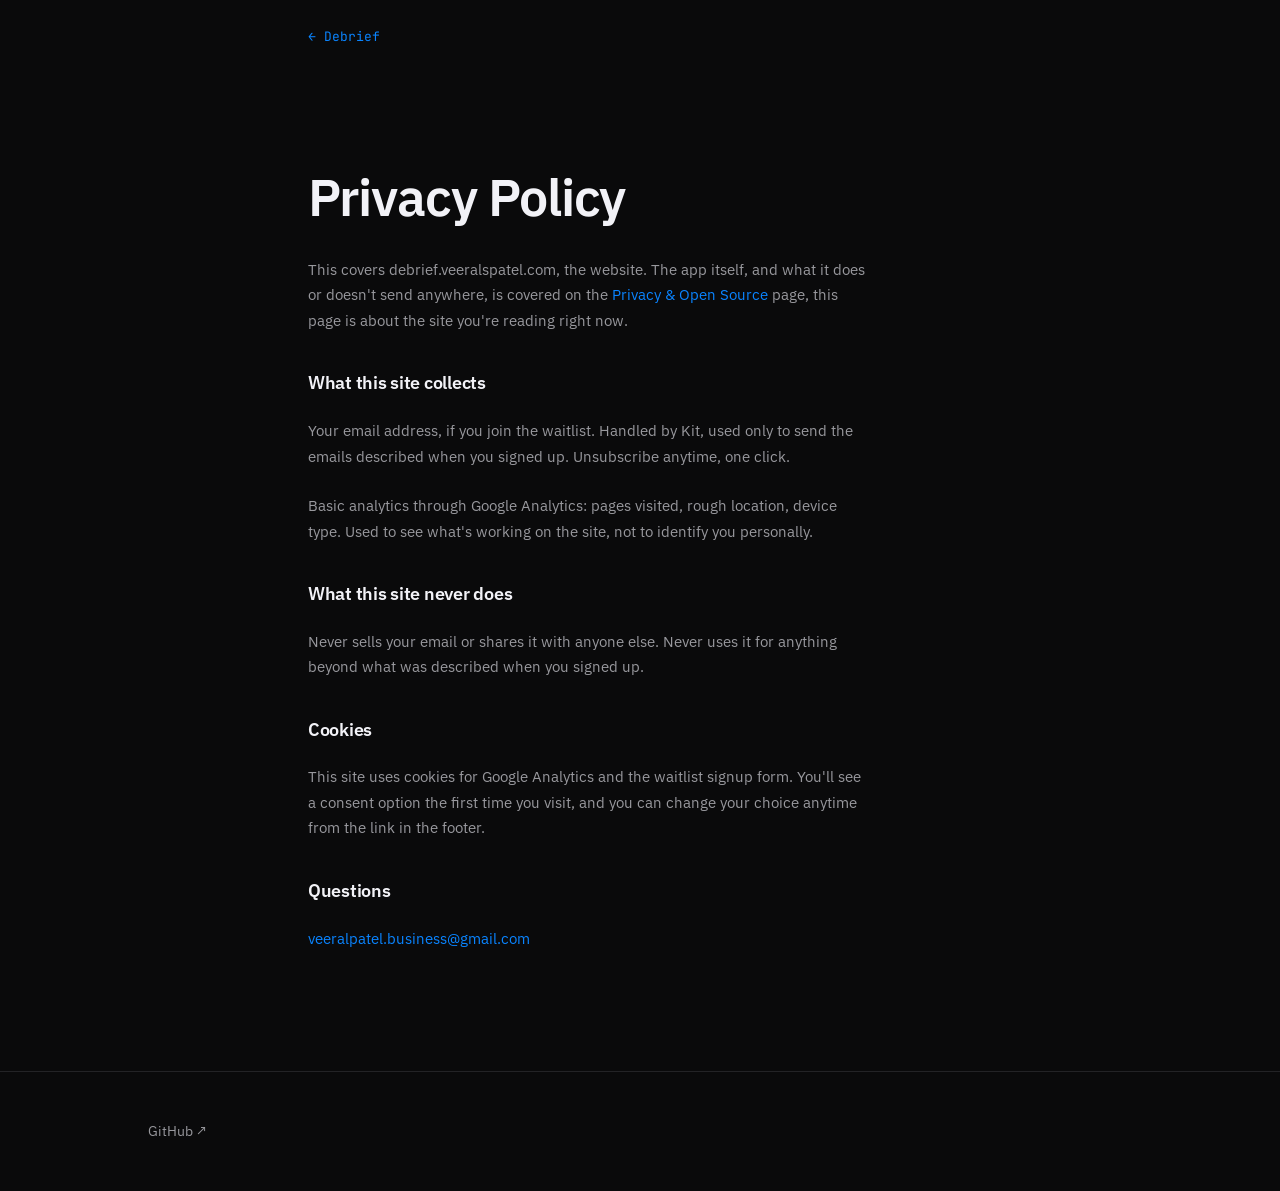
<file: privacy-policy/index.html>
<!DOCTYPE html>
<html lang="en">
<head>
<meta charset="UTF-8">
<meta name="viewport" content="width=device-width, initial-scale=1">
<title>Privacy Policy — Debrief</title>
<meta name="robots" content="noindex">
<link rel="canonical" href="https://debrief.veeralspatel.com/privacy-policy/">
<link rel="icon" type="image/svg+xml" href="../images/favicon.svg">
<link rel="preconnect" href="https://fonts.gstatic.com" crossorigin>
<link rel="stylesheet" href="../css/styles.css">
</head>
<body>
<a class="skip-link" href="#main">Skip to content</a>

<div class="container-narrow" style="padding-top: var(--sp-5);">
  <a href="../" class="link-slide" style="font-family: var(--mono); font-size: 13px;">← Debrief</a>
</div>

<main id="main">
  <section>
    <div class="container-narrow">
      <h1 style="font-size: var(--fs-h1); margin-bottom: var(--sp-6);">Privacy Policy</h1>
      <div class="legal-body">
        <p>This covers debrief.veeralspatel.com, the website. The app itself, and what it does or doesn't send anywhere, is covered on the <a href="../local-transcription/">Privacy &amp; Open Source</a> page, this page is about the site you're reading right now.</p>

        <h2>What this site collects</h2>
        <p>Your email address, if you join the waitlist. Handled by Kit, used only to send the emails described when you signed up. Unsubscribe anytime, one click.</p>
        <p>Basic analytics through Google Analytics: pages visited, rough location, device type. Used to see what's working on the site, not to identify you personally.</p>

        <h2>What this site never does</h2>
        <p>Never sells your email or shares it with anyone else. Never uses it for anything beyond what was described when you signed up.</p>

        <h2>Cookies</h2>
        <p>This site uses cookies for Google Analytics and the waitlist signup form. You'll see a consent option the first time you visit, and you can change your choice anytime from the link in the footer.</p>

        <h2>Questions</h2>
        <p><a href="mailto:veeralpatel.business@gmail.com">veeralpatel.business@gmail.com</a></p>
      </div>
    </div>
  </section>
</main>

<footer class="site-footer">
  <div class="container footer-inner">
    <div class="footer-links">
      <a href="https://github.com/veeralspatel/debrief" target="_blank" rel="noopener" data-track="outbound_github_click">GitHub ↗</a>
    </div>
  </div>
</footer>

<script src="../js/main.js"></script>
</body>
</html>
</file>
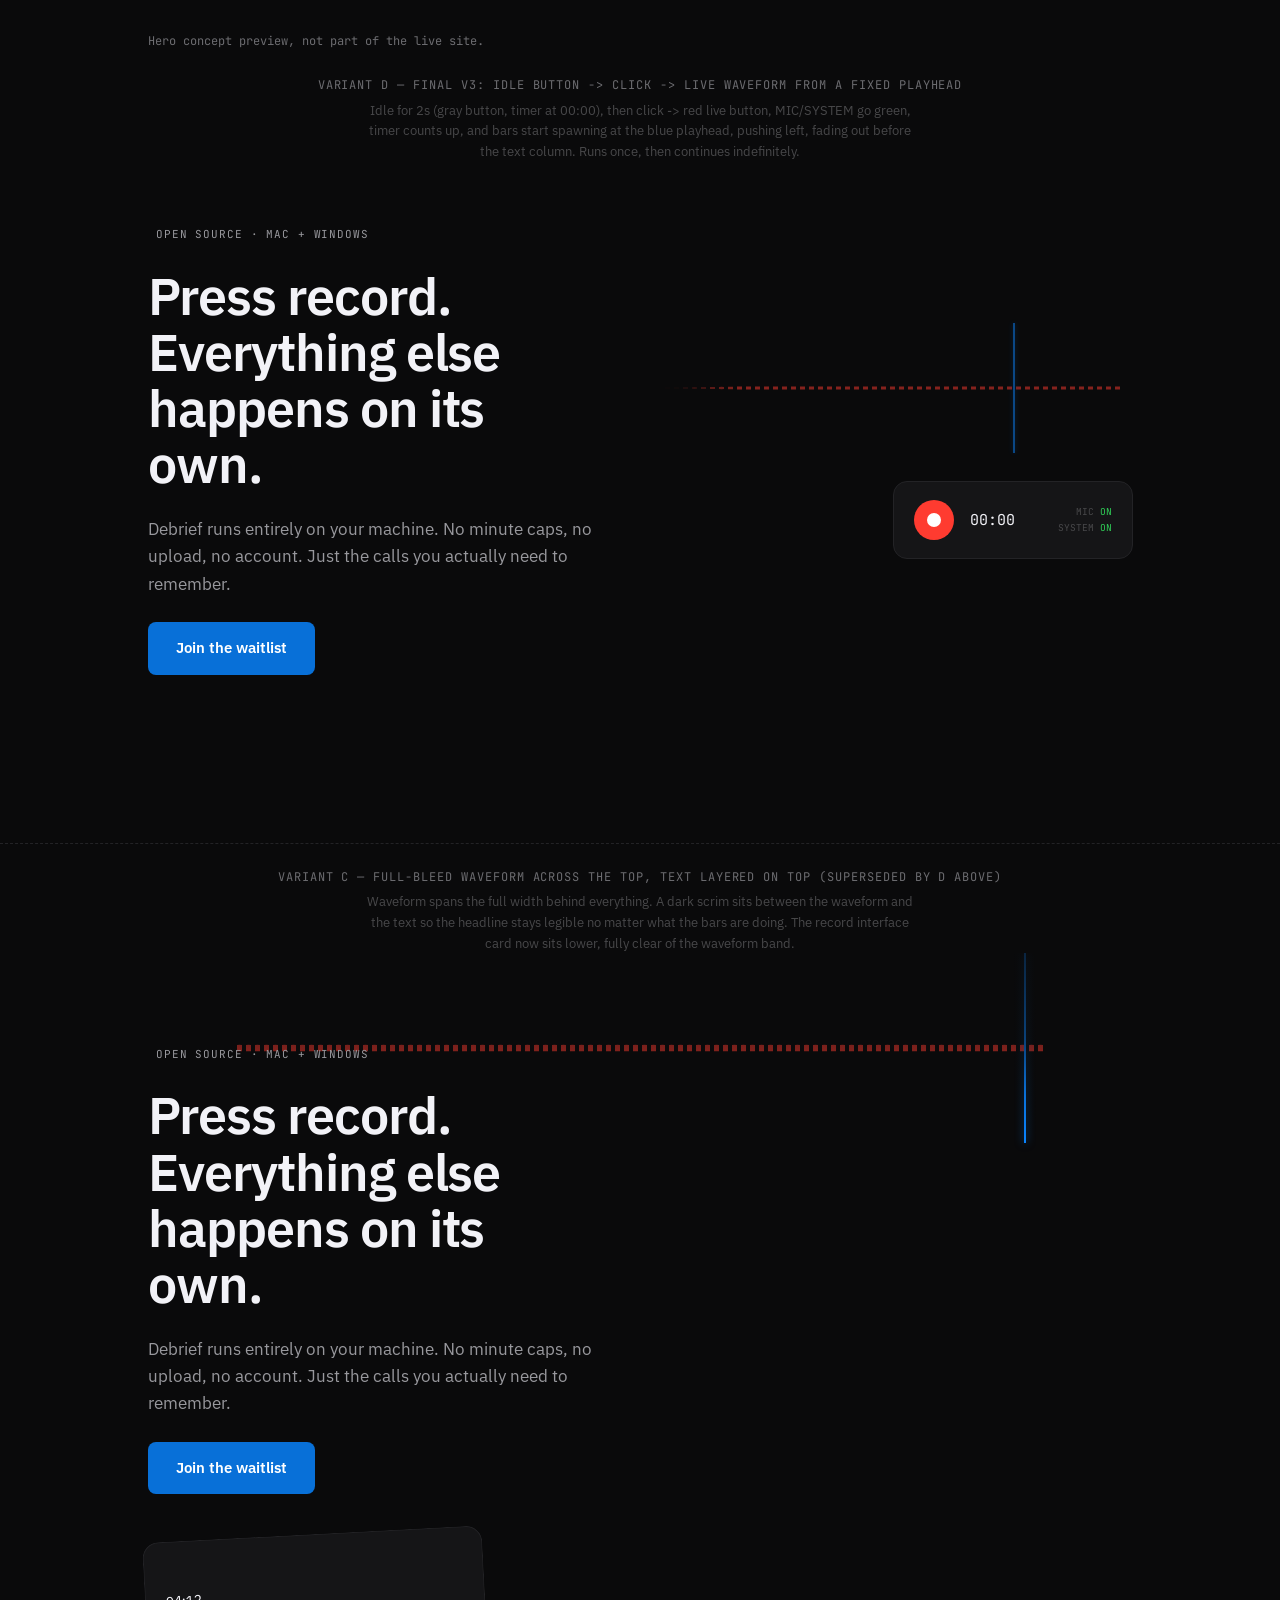
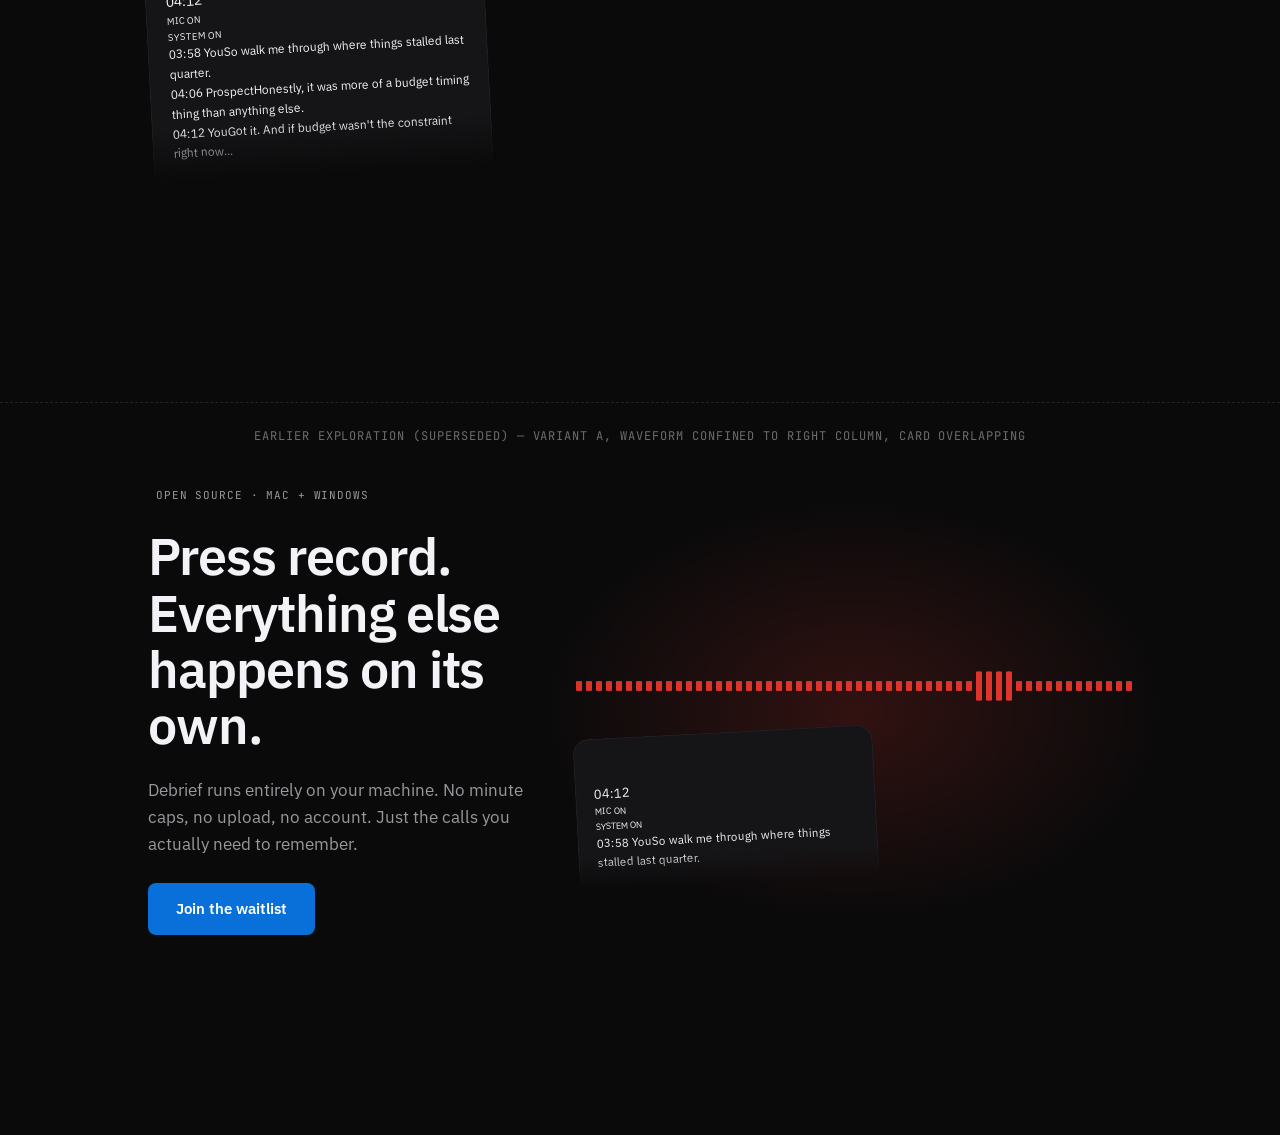
<file: hero-concept-preview.html>
<!DOCTYPE html>
<html lang="en">
<head>
<meta charset="UTF-8">
<meta name="viewport" content="width=device-width, initial-scale=1">
<title>Hero concept preview — not part of the live site</title>
<link rel="preconnect" href="https://fonts.gstatic.com" crossorigin>
<link rel="stylesheet" href="css/styles.css">
<style>
  /* Preview-only styles. Nothing here touches the real site's stylesheet. */
  body { padding-bottom: 80px; }
  .preview-label {
    font-family: var(--mono); font-size: 12px; text-transform: uppercase; letter-spacing: 0.08em;
    color: var(--t3); padding: 24px 0 0; text-align: center;
  }
  .preview-note {
    font-size: 12.5px; color: var(--t4); text-align: center; max-width: 560px; margin: 4px auto 0;
  }
  .preview-divider { border-top: 1px dashed var(--bd); margin: 48px 0 0; }

  /* --- Variant D: FINAL v3 spec. Idle button -> click -> live recording, waveform
     spawns at a fixed playhead and pushes left, fades out before the text column. --- */
  .hero-grid-d {
    display: grid; grid-template-columns: minmax(0, 460px) 1fr; gap: 48px; align-items: center;
  }
  .hero-anim-col { position: relative; display: flex; flex-direction: column; gap: 28px; }
  /* Dimmed as a whole so the headline stays the front runner, this is ambient, not the focus. */
  .hero-wave-band { position: relative; height: 130px; opacity: 0.5; }
  .hero-wave-bars {
    position: absolute; top: 0; left: 0; width: 100%; height: 100%;
    display: flex; align-items: center; gap: 4px; overflow: hidden;
  }
  .hero-wave-bars i {
    display: block; width: 5px; flex-shrink: 0; border-radius: 3px; background: var(--red);
    height: 100px; transform: scaleY(0.03); opacity: 1;
    transition: transform 110ms ease, opacity 110ms ease;
  }
  .hero-playhead {
    position: absolute; top: 0; left: 75%; height: 100%; width: 2px;
    background: var(--blue); box-shadow: 0 0 5px rgba(10,132,255,0.4);
  }
  .hero-anim-card-wrap { position: relative; height: 96px; }
  .hero-anim-card {
    position: absolute; left: 75%; transform: translateX(-50%); width: 100%; max-width: 240px;
    background: var(--s2); border: 1px solid var(--bd); border-radius: 14px;
    padding: 18px 20px; display: flex; align-items: center; gap: 16px;
  }
  .had-btn {
    width: 40px; height: 40px; border-radius: 50%; background: #2E2E32;
    display: flex; align-items: center; justify-content: center; flex-shrink: 0;
    transition: background 400ms ease;
  }
  .had-btn::after { content: ''; width: 14px; height: 14px; border-radius: 50%; background: #6C6C70; transition: background 400ms ease; }
  .had-btn.live { background: var(--red); }
  .had-btn.live::after { background: #fff; }
  .had-timer { font-family: var(--mono); font-size: 15px; color: var(--t3); transition: color 400ms ease; }
  .had-timer.live { color: var(--t); }
  .had-status { font-family: var(--mono); font-size: 9.5px; color: var(--t4); margin-left: auto; text-align: right; line-height: 1.7; }
  .had-status .on { color: var(--green); }

  @media (max-width: 1023px) {
    .hero-grid-d { grid-template-columns: 1fr; }
    .hero-anim-col { margin-top: 8px; }
  }

  /* --- Variant C: live scrolling waveform across the top, text layered on top --- */
  .hero-fullbleed { position: relative; overflow: hidden; padding-top: 0; }
  .hb-wave-band {
    position: absolute; top: 0; left: 0; right: 0; height: 160px;
    display: flex; align-items: center; justify-content: center; gap: 4px;
    z-index: 0;
  }
  .hb-wave-band i {
    display: block; width: 5px; border-radius: 3px; background: var(--red);
    height: 130px; opacity: 0.9; transform: scaleY(0.05);
    transition: transform 110ms ease;
  }
  /* The live "record head": incoming audio is flat (nothing captured yet) to its right,
     the real waveform reveals and trails off to the left once it crosses this point. */
  .hb-live-bar {
    position: absolute; top: 0; height: 160px; left: 80%;
    width: 2px; background: var(--blue); z-index: 1;
    box-shadow: 0 0 8px rgba(10,132,255,0.6);
  }
  /* Scrim: guarantees the headline stays readable regardless of what the bars are doing
     behind it, darkest right where the text sits, fading out toward the edges of the band. */
  .hb-scrim {
    position: absolute; top: 0; left: 0; right: 0; height: 160px;
    background: linear-gradient(to bottom, rgba(10,10,11,0.78) 0%, rgba(10,10,11,0.55) 45%, rgba(10,10,11,0.15) 75%, transparent 100%);
    z-index: 2; pointer-events: none;
  }
  .hb-content {
    position: relative; z-index: 3;
    padding-top: 64px; padding-bottom: 56px;
  }
  .hb-card-row { margin-top: 40px; display: flex; }
  .hb-card-row .fragment { max-width: 340px; padding: 20px; }
  .hb-card-row .frag-rec-btn { width: 28px; height: 28px; }
  .hb-card-row .frag-timer { font-size: 14px; }
  .hb-card-row .frag-status { font-size: 9.5px; }
  .hb-card-row .frag-line { font-size: 12px; }

  @media (min-width: 1024px) {
    .hb-wave-band { height: 190px; }
    .hb-live-bar { height: 190px; }
    .hb-scrim { height: 190px; }
    .hb-content { padding-top: 92px; }
  }

  /* --- Earlier exploration, kept for reference, superseded by Variant C above --- */
  .big-wave-box {
    display: flex; align-items: center; justify-content: center; gap: 4px;
    height: 220px; width: 100%;
  }
  .big-wave-box i {
    display: block; width: 6px; border-radius: 4px; background: var(--red);
    height: 196px; opacity: 0.85; transform: scaleY(0.08);
    transition: transform 140ms ease;
  }
  .big-wave-glow {
    position: absolute; inset: -40px; background: radial-gradient(ellipse at center, rgba(255,59,48,0.16), transparent 70%);
    pointer-events: none; z-index: 0;
  }
  .va-wrap { position: relative; padding: 40px 0 0; }
  .va-card-wrap { position: relative; margin-top: -64px; margin-left: 0; max-width: 300px; z-index: 2; }
  .va-card-wrap .fragment { padding: 18px; }
  .va-card-wrap .frag-rec-btn { width: 26px; height: 26px; }
  .va-card-wrap .frag-timer { font-size: 13px; }
  .va-card-wrap .frag-status { font-size: 9px; }
  .va-card-wrap .frag-line { font-size: 11.5px; }
  .vb-wrap { display: flex; flex-direction: column; gap: 28px; }
  .vb-card-wrap { max-width: 320px; }
  .vb-card-wrap .fragment { padding: 20px; }
</style>
</head>
<body>

<div class="container" style="padding-top: 32px;">
  <p style="font-family: var(--mono); font-size: 12px; color: var(--t3);">Hero concept preview, not part of the live site.</p>
</div>

<div class="preview-label">Variant D — FINAL v3: idle button -&gt; click -&gt; live waveform from a fixed playhead</div>
<p class="preview-note">Idle for 2s (gray button, timer at 00:00), then click -&gt; red live button, MIC/SYSTEM go green, timer counts up, and bars start spawning at the blue playhead, pushing left, fading out before the text column. Runs once, then continues indefinitely.</p>
<section class="hero" style="padding-top: 64px;">
  <div class="container hero-grid-d">
    <div class="hero-copy">
      <div class="eyebrow"><span class="rec-dot" aria-hidden="true"></span>OPEN SOURCE · MAC + WINDOWS</div>
      <h1>Press record. Everything else happens on its own.</h1>
      <p class="lead">Debrief runs entirely on your machine. No minute caps, no upload, no account. Just the calls you actually need to remember.</p>
      <div class="hero-actions">
        <a class="btn-primary" href="#">Join the waitlist</a>
      </div>
    </div>
    <div class="hero-anim-col">
      <div class="hero-wave-band">
        <div class="hero-wave-bars" id="hadBars"></div>
        <div class="hero-playhead"></div>
      </div>
      <div class="hero-anim-card-wrap">
        <div class="hero-anim-card">
          <div class="had-btn" id="hadBtn"></div>
          <div class="had-timer" id="hadTimer">00:00</div>
          <div class="had-status" id="hadStatus">MIC <span id="hadMic">—</span><br>SYSTEM <span id="hadSys">—</span></div>
        </div>
      </div>
    </div>
  </div>
</section>

<script>
(function () {
  var reduceMotion = window.matchMedia('(prefers-reduced-motion: reduce)').matches;
  var narrow = window.innerWidth < 640;
  var tickMs = narrow ? 150 : 90;
  var edgeFadeFrac = 0.18; // last ~18% of travel fades + compresses before disappearing

  var barsBox = document.getElementById('hadBars');
  // Bar count is derived from the container's real measured width, not a guess, so bars
  // always fill it exactly at 5px + 4px gap each, never overflow-shrunk to invisibility
  // (this region is a column-width slice, not the full viewport, unlike other demos).
  var BAR_W = 5, BAR_GAP = 4;
  var count = Math.max(16, Math.floor(barsBox.getBoundingClientRect().width / (BAR_W + BAR_GAP)));
  var bars = [];
  for (var i = 0; i < count; i++) {
    var bar = document.createElement('i');
    barsBox.appendChild(bar);
    bars.push(bar);
  }
  var heights = new Array(count).fill(0.03);
  var recording = false;
  var waveInterval = null;
  // Playhead sits at 75% across the band. Values are computed and stored the moment
  // they spawn at the rightmost slot, but only rendered for real once their index has
  // shifted left past this threshold, right of it always reads as flat incoming dots.
  var liveIndex = Math.floor(count * 0.75);

  var state = 'pause';
  var stateTicksLeft = 999; // stays "off" until recording starts
  var voiceLevel = 0.03;

  function nextVoiceLevel() {
    stateTicksLeft--;
    if (stateTicksLeft <= 0) {
      if (state === 'talking') { state = 'pause'; stateTicksLeft = 6 + Math.random() * 10; }
      else { state = 'talking'; stateTicksLeft = 14 + Math.random() * 22; }
    }
    if (state === 'pause') {
      voiceLevel += (0.04 - voiceLevel) * 0.4;
    } else {
      var burst = Math.random() < 0.12 ? 0.25 : 0;
      voiceLevel += (Math.random() - 0.45) * 0.3 + burst;
      voiceLevel = Math.max(0.12, Math.min(1, voiceLevel));
    }
    return voiceLevel;
  }

  function render() {
    var edgeCount = Math.max(1, Math.floor(count * edgeFadeFrac));
    bars.forEach(function (bar, i) {
      // still at or right of the playhead: flat incoming dot, real value not revealed yet
      var v = (i >= liveIndex) ? 0.03 : heights[i];
      var edgeFactor = i < edgeCount ? (i / edgeCount) : 1;
      bar.style.transform = 'scaleY(' + (v * edgeFactor).toFixed(3) + ')';
      bar.style.opacity = edgeFactor.toFixed(3);
    });
  }

  function waveTick() {
    heights.shift();
    heights.push(recording ? nextVoiceLevel() : 0.03);
    render();
  }

  render();
  waveInterval = setInterval(waveTick, tickMs);

  function startRecording() {
    recording = true;
    state = 'talking';
    stateTicksLeft = 10 + Math.random() * 10;
    document.getElementById('hadBtn').classList.add('live');
    document.getElementById('hadTimer').classList.add('live');
    document.getElementById('hadMic').textContent = 'ON';
    document.getElementById('hadMic').className = 'on';
    document.getElementById('hadSys').textContent = 'ON';
    document.getElementById('hadSys').className = 'on';
    var secs = 0;
    setInterval(function () {
      secs++;
      var m = Math.floor(secs / 60), s = secs % 60;
      document.getElementById('hadTimer').textContent =
        (m < 10 ? '0' : '') + m + ':' + (s < 10 ? '0' : '') + s;
    }, 1000);
  }

  if (reduceMotion) {
    startRecording();
  } else {
    setTimeout(startRecording, 2000);
  }
})();
</script>

<div class="preview-divider"></div>
<div class="preview-label">Variant C — full-bleed waveform across the top, text layered on top (superseded by D above)</div>
<p class="preview-note">Waveform spans the full width behind everything. A dark scrim sits between the waveform and the text so the headline stays legible no matter what the bars are doing. The record interface card now sits lower, fully clear of the waveform band.</p>
<section class="hero hero-fullbleed">
  <div class="hb-wave-band" id="waveC"></div>
  <div class="hb-live-bar"></div>
  <div class="hb-scrim"></div>
  <div class="container hb-content">
    <div class="hero-copy copy-col-hero">
      <div class="eyebrow"><span class="rec-dot" aria-hidden="true"></span>OPEN SOURCE · MAC + WINDOWS</div>
      <h1>Press record. Everything else happens on its own.</h1>
      <p class="lead">Debrief runs entirely on your machine. No minute caps, no upload, no account. Just the calls you actually need to remember.</p>
      <div class="hero-actions">
        <a class="btn-primary" href="#">Join the waitlist</a>
      </div>
    </div>
    <div class="hb-card-row">
      <div class="fragment tilt fade-bottom hero-frag" data-parallax>
        <div class="frag-rec-row">
          <div class="frag-rec-btn" aria-hidden="true"></div>
          <div class="frag-timer">04:12</div>
          <div class="frag-status">MIC <span class="on">ON</span><br>SYSTEM <span class="on">ON</span></div>
        </div>
        <div class="frag-lines">
          <div class="frag-line">
            <span class="frag-time">03:58</span>
            <span class="frag-text"><span class="frag-speaker">You</span>So walk me through where things stalled last quarter.</span>
          </div>
          <div class="frag-line">
            <span class="frag-time">04:06</span>
            <span class="frag-text"><span class="frag-speaker b">Prospect</span>Honestly, it was more of a budget timing thing than anything else.</span>
          </div>
          <div class="frag-line">
            <span class="frag-time">04:12</span>
            <span class="frag-text"><span class="frag-speaker">You</span>Got it. And if budget wasn't the constraint right now...</span>
          </div>
        </div>
      </div>
    </div>
  </div>
</section>

<div class="preview-divider"></div>
<div class="preview-label">Earlier exploration (superseded) — Variant A, waveform confined to right column, card overlapping</div>
<section class="hero" style="padding-top: 40px;">
  <div class="container hero-grid">
    <div class="hero-copy">
      <div class="eyebrow"><span class="rec-dot" aria-hidden="true"></span>OPEN SOURCE · MAC + WINDOWS</div>
      <h1>Press record. Everything else happens on its own.</h1>
      <p class="lead">Debrief runs entirely on your machine. No minute caps, no upload, no account. Just the calls you actually need to remember.</p>
      <div class="hero-actions">
        <a class="btn-primary" href="#">Join the waitlist</a>
      </div>
    </div>
    <div class="hero-frag-wrap">
      <div class="va-wrap">
        <div class="big-wave-glow"></div>
        <div class="big-wave-box" id="waveA" style="position: relative; z-index: 1;"></div>
        <div class="va-card-wrap">
          <div class="fragment tilt fade-bottom hero-frag" data-parallax>
            <div class="frag-rec-row">
              <div class="frag-rec-btn" aria-hidden="true"></div>
              <div class="frag-timer">04:12</div>
              <div class="frag-status">MIC <span class="on">ON</span><br>SYSTEM <span class="on">ON</span></div>
            </div>
            <div class="frag-lines">
              <div class="frag-line">
                <span class="frag-time">03:58</span>
                <span class="frag-text"><span class="frag-speaker">You</span>So walk me through where things stalled last quarter.</span>
              </div>
            </div>
          </div>
        </div>
      </div>
    </div>
  </div>
</section>

<script>
/* Live scrolling waveform: a fixed blue "record head" sits toward the right. Audio
   enters at the far right edge as flat red dots (nothing captured yet), travels left,
   and only reveals its real amplitude once it crosses the record head, then continues
   left as the live trailing waveform and exits the left edge. Speech cadence is a real
   talk/pause state machine (each state lasts many ticks), not a per-tick coin flip, so
   gaps between phrases actually read as gaps instead of flickering. */
function buildWave(id, count) {
  var box = document.getElementById(id);
  var bars = [];
  for (var i = 0; i < count; i++) {
    var bar = document.createElement('i');
    box.appendChild(bar);
    bars.push(bar);
  }
  var FLAT = 0.05;
  var liveIndex = Math.floor(count * 0.8); // record head at 80% across, waveform gets the left 80%
  var heights = new Array(count).fill(FLAT);
  var reduceMotion = window.matchMedia('(prefers-reduced-motion: reduce)').matches;

  var state = 'pause';
  var stateTicksLeft = 8;
  var voiceLevel = FLAT;

  function nextVoiceLevel() {
    stateTicksLeft--;
    if (stateTicksLeft <= 0) {
      if (state === 'talking') { state = 'pause'; stateTicksLeft = 6 + Math.random() * 10; }
      else { state = 'talking'; stateTicksLeft = 14 + Math.random() * 22; }
    }
    if (state === 'pause') {
      voiceLevel += (FLAT - voiceLevel) * 0.4; // settle back to flat, not an instant snap
    } else {
      var burst = Math.random() < 0.12 ? 0.25 : 0;
      voiceLevel += (Math.random() - 0.45) * 0.3 + burst;
      voiceLevel = Math.max(0.15, Math.min(1, voiceLevel));
    }
    return voiceLevel;
  }

  function render() {
    bars.forEach(function (bar, i) {
      // still right of (or at) the record head: hasn't been "captured" yet, stays flat
      var h = (i >= liveIndex) ? FLAT : heights[i];
      bar.style.transform = 'scaleY(' + h.toFixed(3) + ')';
    });
  }

  function tick() {
    heights.shift();
    heights.push(nextVoiceLevel());
    render();
  }

  render();
  if (!reduceMotion) setInterval(tick, 90);
}
buildWave('waveC', 90);
buildWave('waveA', 56);
</script>
</body>
</html>
</file>
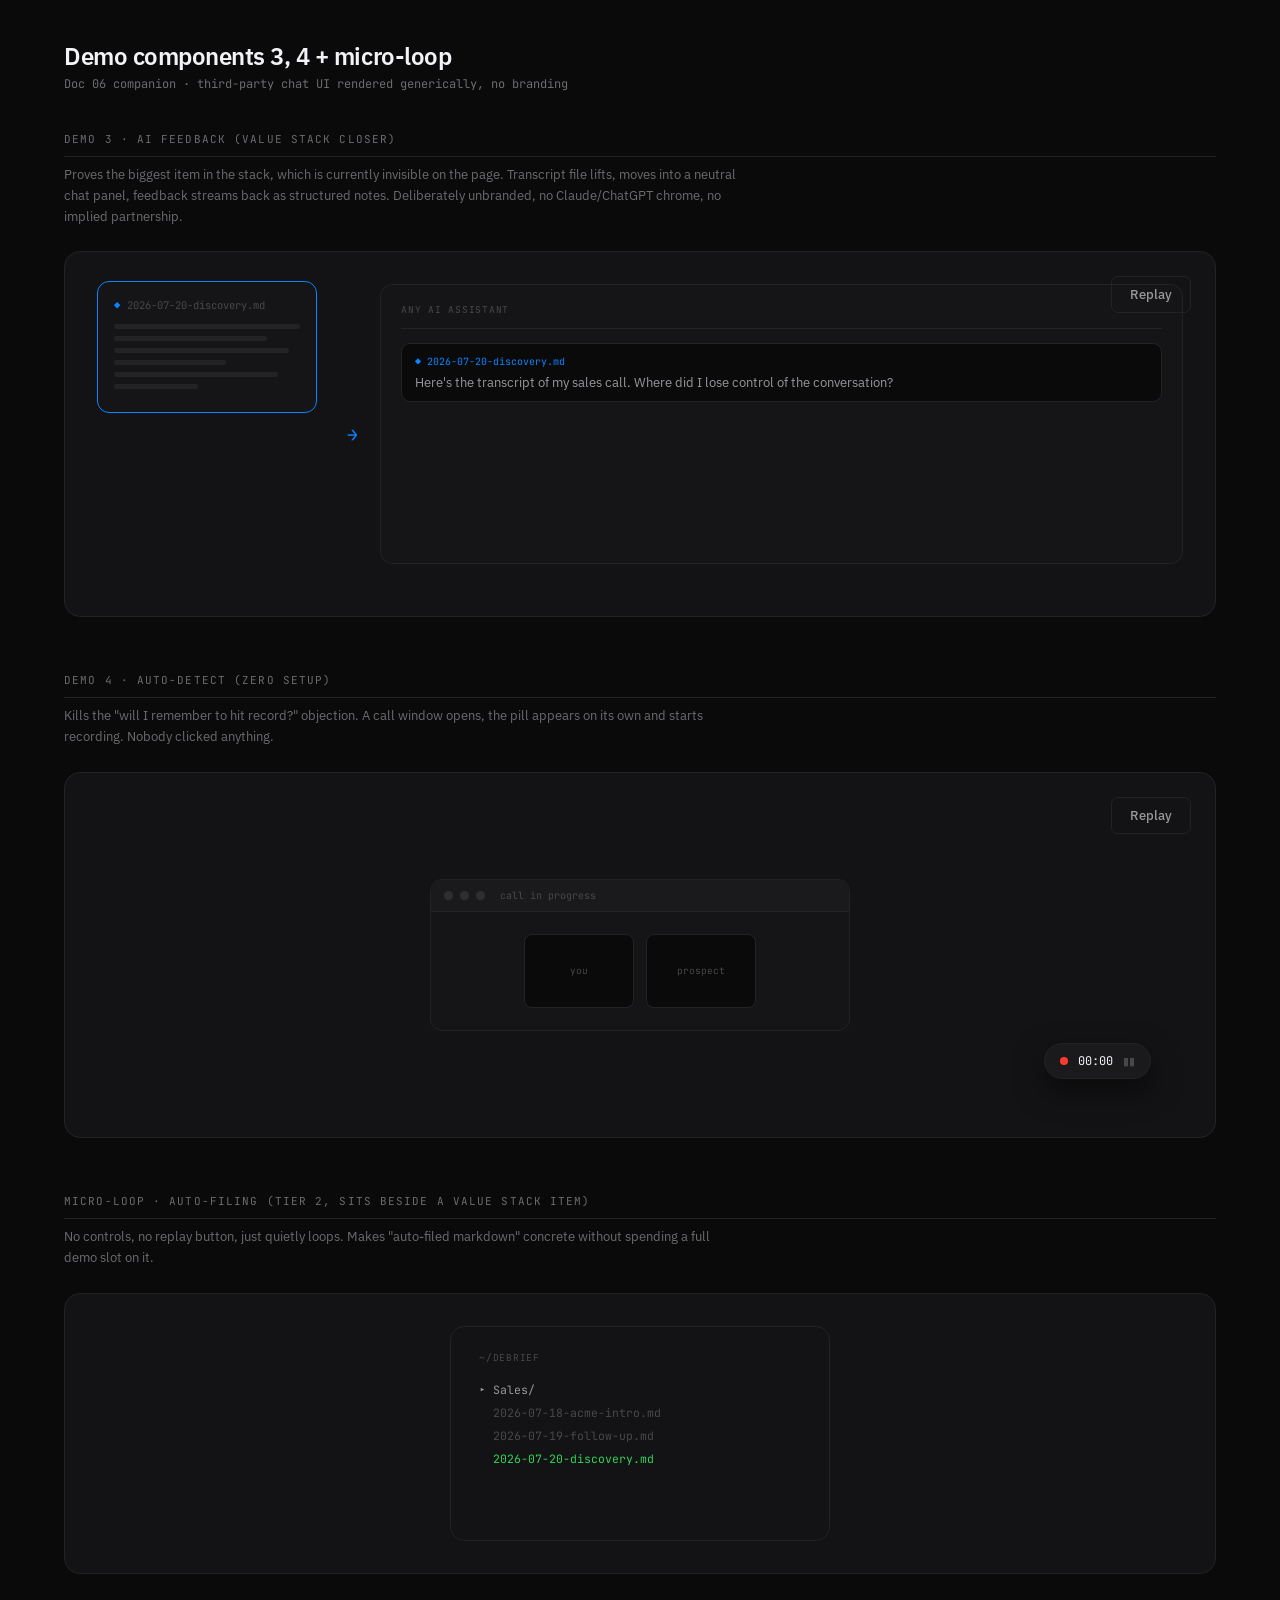
<file: docs/demos-2.html>
<!DOCTYPE html>
<html lang="en">
<head>
<meta charset="UTF-8">
<title>Debrief — Demo Components 3, 4 + micro-loop</title>
<link rel="preconnect" href="https://fonts.gstatic.com" crossorigin>
<link href="https://fonts.googleapis.com/css2?family=IBM+Plex+Sans:wght@400;500;600;700&family=JetBrains+Mono:wght@400;500&display=swap" rel="stylesheet">
<style>
  :root{--bg:#0A0A0B;--s1:#131315;--s2:#151517;--bd:#232326;--bdh:#2E2E32;
  --t:#F2F2F7;--t2:#98989D;--t3:#6C6C70;--t4:#48484A;--blue:#0A84FF;--red:#FF3B30;--green:#30D158;
  --sans:'IBM Plex Sans',-apple-system,sans-serif;--mono:'JetBrains Mono',monospace}
  *{box-sizing:border-box;margin:0;padding:0}
  body{font-family:var(--sans);background:var(--bg);color:var(--t);padding:40px 5vw 100px}
  .doc-h{font-size:24px;font-weight:600;letter-spacing:-0.02em;margin-bottom:4px}
  .doc-sub{font-family:var(--mono);font-size:12px;color:var(--t3);margin-bottom:40px}
  .sec-t{font-family:var(--mono);font-size:11px;text-transform:uppercase;letter-spacing:0.1em;color:var(--t3);padding-bottom:10px;border-bottom:1px solid var(--bd);margin-bottom:8px}
  .note{font-size:13px;color:var(--t3);line-height:1.6;max-width:680px;margin-bottom:24px}
  .demo-wrap{background:var(--s1);border:1px solid var(--bd);border-radius:16px;padding:32px;margin-bottom:56px;position:relative}
  .btn-ghost{font-family:var(--sans);font-size:13px;font-weight:500;padding:9px 18px;border-radius:7px;background:transparent;color:var(--t2);border:1px solid var(--bd);cursor:pointer;transition:all 150ms ease}
  .btn-ghost:hover{border-color:var(--bdh);color:var(--t)}
  .demo-ctl{position:absolute;top:24px;right:24px;z-index:5}

  /* D3 — AI feedback */
  .d3{display:flex;gap:26px;align-items:flex-start;min-height:300px}
  .d3-file{width:220px;background:var(--s2);border:1px solid var(--bd);border-radius:12px;padding:16px;flex-shrink:0;transition:border-color 300ms ease,transform 400ms ease}
  .d3-file.lift{border-color:var(--blue);transform:translateY(-3px)}
  .d3-fname{font-family:var(--mono);font-size:10.5px;color:var(--t4);margin-bottom:12px;display:flex;align-items:center;gap:7px}
  .d3-fline{height:5px;background:#232326;border-radius:3px;margin-bottom:7px}
  .arrow-fly{align-self:center;font-family:var(--mono);font-size:18px;color:var(--t4);opacity:0.3;transition:opacity 400ms ease,transform 400ms ease}
  .arrow-fly.go{opacity:1;color:var(--blue);transform:translateX(4px)}
  .d3-chat{flex:1;background:var(--s2);border:1px solid var(--bd);border-radius:12px;padding:18px 20px;min-height:280px;display:flex;flex-direction:column}
  .chat-lbl{font-family:var(--mono);font-size:9.5px;color:var(--t4);letter-spacing:0.08em;padding-bottom:12px;border-bottom:1px solid var(--bd);margin-bottom:14px}
  .chat-msg{background:var(--bg);border:1px solid var(--bd);border-radius:9px;padding:11px 13px;font-size:12.5px;color:var(--t2);margin-bottom:14px;opacity:0;transform:translateY(4px);transition:all 300ms ease}
  .chat-msg.in{opacity:1;transform:none}
  .chat-msg .attach{font-family:var(--mono);font-size:10px;color:var(--blue);display:block;margin-bottom:6px}
  .fb{opacity:0;transform:translateY(4px);transition:all 300ms ease;margin-bottom:11px}
  .fb.in{opacity:1;transform:none}
  .fb-h{font-size:12px;font-weight:600;color:var(--t);margin-bottom:5px;display:flex;align-items:center;gap:7px}
  .fb-h .n{font-family:var(--mono);font-size:9.5px;color:var(--t4);border:1px solid var(--bd);border-radius:4px;padding:1px 5px}
  .fb-b{font-size:12.5px;color:var(--t3);line-height:1.55;padding-left:26px}
  .cursor{display:inline-block;width:7px;height:13px;background:var(--blue);vertical-align:-2px;animation:bl 1s step-end infinite}
  @keyframes bl{50%{opacity:0}}

  /* D4 — auto detect */
  .d4{position:relative;min-height:300px;display:flex;align-items:center;justify-content:center}
  .callwin{width:420px;background:var(--s2);border:1px solid var(--bd);border-radius:12px;overflow:hidden;opacity:0;transform:scale(0.97);transition:all 450ms ease}
  .callwin.in{opacity:1;transform:none}
  .cw-bar{background:#1A1A1D;padding:9px 13px;display:flex;align-items:center;gap:7px;border-bottom:1px solid var(--bd)}
  .cw-dot{width:9px;height:9px;border-radius:50%;background:#2E2E32}
  .cw-title{font-family:var(--mono);font-size:10px;color:var(--t4);margin-left:8px}
  .cw-body{padding:22px;display:flex;gap:12px;justify-content:center}
  .cw-tile{width:110px;height:74px;background:var(--bg);border:1px solid var(--bd);border-radius:8px;display:flex;align-items:center;justify-content:center;font-family:var(--mono);font-size:9.5px;color:var(--t4)}
  .pill{position:absolute;bottom:26px;right:32px;background:#1A1A1D;border:1px solid var(--bd);border-radius:22px;padding:9px 15px;display:flex;align-items:center;gap:10px;opacity:0;transform:translateY(10px);transition:all 400ms cubic-bezier(0.2,0.8,0.3,1);box-shadow:0 12px 30px rgba(0,0,0,0.5)}
  .pill.in{opacity:1;transform:none}
  .pill-dot{width:8px;height:8px;border-radius:50%;background:var(--red);animation:pl 1.6s ease-in-out infinite}
  @keyframes pl{0%,100%{opacity:1}50%{opacity:0.3}}
  .pill-t{font-family:var(--mono);font-size:12px;color:var(--t)}
  .pill-x{font-size:11px;color:var(--t4)}
  .d4-cap{position:absolute;top:8px;left:0;right:0;text-align:center;font-family:var(--mono);font-size:10.5px;color:var(--t4);opacity:0;transition:opacity 400ms ease}
  .d4-cap.in{opacity:1}
  .d4-cap b{color:var(--green);font-weight:400}

  /* Micro-loop — auto filing */
  .ml{background:var(--s1);border:1px solid var(--bd);border-radius:14px;padding:24px 28px;width:380px}
  .ml-lbl{font-family:var(--mono);font-size:9.5px;color:var(--t4);letter-spacing:0.08em;margin-bottom:14px}
  .tree{font-family:var(--mono);font-size:11.5px;line-height:2}
  .tr{color:var(--t3);opacity:0;transform:translateX(-4px);transition:all 260ms ease}
  .tr.in{opacity:1;transform:none}
  .tr .fold{color:var(--t2)}
  .tr .file{color:var(--t4)}
  .tr .new{color:var(--green)}
  @media (prefers-reduced-motion:reduce){*{animation:none!important;transition:none!important}}
</style>
</head>
<body>

<div class="doc-h">Demo components 3, 4 + micro-loop</div>
<div class="doc-sub">Doc 06 companion · third-party chat UI rendered generically, no branding</div>

<div class="sec-t">Demo 3 · AI feedback (value stack closer)</div>
<div class="note">Proves the biggest item in the stack, which is currently invisible on the page. Transcript file lifts, moves into a neutral chat panel, feedback streams back as structured notes. Deliberately unbranded, no Claude/ChatGPT chrome, no implied partnership.</div>
<div class="demo-wrap">
  <div class="demo-ctl"><button class="btn-ghost" onclick="runD3()">Replay</button></div>
  <div class="d3">
    <div class="d3-file" id="f3">
      <div class="d3-fname"><span style="color:var(--blue)">◆</span>2026-07-20-discovery.md</div>
      <div class="d3-fline" style="width:100%"></div><div class="d3-fline" style="width:82%"></div>
      <div class="d3-fline" style="width:94%"></div><div class="d3-fline" style="width:60%"></div>
      <div class="d3-fline" style="width:88%"></div><div class="d3-fline" style="width:45%"></div>
    </div>
    <div class="arrow-fly" id="ar3">→</div>
    <div class="d3-chat">
      <div class="chat-lbl">ANY AI ASSISTANT</div>
      <div class="chat-msg" id="m3"><span class="attach">◆ 2026-07-20-discovery.md</span>Here's the transcript of my sales call. Where did I lose control of the conversation?</div>
      <div id="fbs"></div>
    </div>
  </div>
</div>

<div class="sec-t">Demo 4 · Auto-detect (zero setup)</div>
<div class="note">Kills the "will I remember to hit record?" objection. A call window opens, the pill appears on its own and starts recording. Nobody clicked anything.</div>
<div class="demo-wrap">
  <div class="demo-ctl"><button class="btn-ghost" onclick="runD4()">Replay</button></div>
  <div class="d4">
    <div class="d4-cap" id="c4">you didn't touch anything · <b>Debrief started itself</b></div>
    <div class="callwin" id="cw">
      <div class="cw-bar"><span class="cw-dot"></span><span class="cw-dot"></span><span class="cw-dot"></span><span class="cw-title">call in progress</span></div>
      <div class="cw-body"><div class="cw-tile">you</div><div class="cw-tile">prospect</div></div>
    </div>
    <div class="pill" id="pl"><span class="pill-dot"></span><span class="pill-t">00:03</span><span class="pill-x">▮▮</span></div>
  </div>
</div>

<div class="sec-t">Micro-loop · Auto-filing (Tier 2, sits beside a value stack item)</div>
<div class="note">No controls, no replay button, just quietly loops. Makes "auto-filed markdown" concrete without spending a full demo slot on it.</div>
<div class="demo-wrap" style="display:flex;justify-content:center">
  <div class="ml">
    <div class="ml-lbl">~/DEBRIEF</div>
    <div class="tree" id="tree"></div>
  </div>
</div>

<script>
var fbItems=[
 {n:'01',h:'You answered the price question too early',b:'At 04:12 they asked about cost before you framed value. You quoted immediately.'},
 {n:'02',h:'Three questions went unanswered',b:'Their integration concern at 07:30 never got a direct response.'},
 {n:'03',h:'Strong close, weak next step',b:'You booked a follow-up but left the date open. They set the agenda, not you.'}
];
var t3a=[];
function runD3(){
 t3a.forEach(clearTimeout);t3a=[];
 var f=document.getElementById('f3'),ar=document.getElementById('ar3'),m=document.getElementById('m3'),fbs=document.getElementById('fbs');
 f.classList.remove('lift');ar.classList.remove('go');m.classList.remove('in');fbs.innerHTML='';
 t3a.push(setTimeout(function(){f.classList.add('lift')},500));
 t3a.push(setTimeout(function(){ar.classList.add('go')},900));
 t3a.push(setTimeout(function(){m.classList.add('in')},1400));
 t3a.push(setTimeout(function(){
   var c=document.createElement('div');c.className='fb in';c.innerHTML='<div class="fb-b"><span class="cursor"></span></div>';
   c.id='typing';fbs.appendChild(c);
 },2100));
 fbItems.forEach(function(it,i){
   t3a.push(setTimeout(function(){
     var ty=document.getElementById('typing');if(ty&&i===0)ty.remove();
     var d=document.createElement('div');d.className='fb';
     d.innerHTML='<div class="fb-h"><span class="n">'+it.n+'</span>'+it.h+'</div><div class="fb-b">'+it.b+'</div>';
     fbs.appendChild(d);setTimeout(function(){d.classList.add('in')},30);
   },2900+i*1100));
 });
 t3a.push(setTimeout(function(){f.classList.remove('lift');ar.classList.remove('go')},6500));
}
var t4a=[],pt;
function runD4(){
 t4a.forEach(clearTimeout);t4a=[];clearInterval(pt);
 var cw=document.getElementById('cw'),pl=document.getElementById('pl'),c4=document.getElementById('c4');
 cw.classList.remove('in');pl.classList.remove('in');c4.classList.remove('in');
 pl.querySelector('.pill-t').textContent='00:00';
 t4a.push(setTimeout(function(){cw.classList.add('in')},600));
 t4a.push(setTimeout(function(){
   pl.classList.add('in');var s=0;
   pt=setInterval(function(){s++;pl.querySelector('.pill-t').textContent='00:'+(s<10?'0':'')+s},1000);
 },1700));
 t4a.push(setTimeout(function(){c4.classList.add('in')},2600));
}
var treeRows=[
 '<span class="fold">▸ Sales/</span>',
 '&nbsp;&nbsp;<span class="file">2026-07-18-acme-intro.md</span>',
 '&nbsp;&nbsp;<span class="file">2026-07-19-follow-up.md</span>',
 '&nbsp;&nbsp;<span class="new">2026-07-20-discovery.md</span>',
 '<span class="fold">▸ Interviews/</span>',
 '&nbsp;&nbsp;<span class="file">2026-07-16-candidate-b.md</span>'
];
var tt=[];
function runTree(){
 tt.forEach(clearTimeout);tt=[];
 var tr=document.getElementById('tree');tr.innerHTML='';
 treeRows.forEach(function(r,i){
   var d=document.createElement('div');d.className='tr';d.innerHTML=r;tr.appendChild(d);
   tt.push(setTimeout(function(){d.classList.add('in')},300+i*380));
 });
}
runD3();runD4();runTree();
setInterval(runD3,10000);
setInterval(runD4,7500);
setInterval(runTree,5200);
</script>
</body>
</html>
</file>
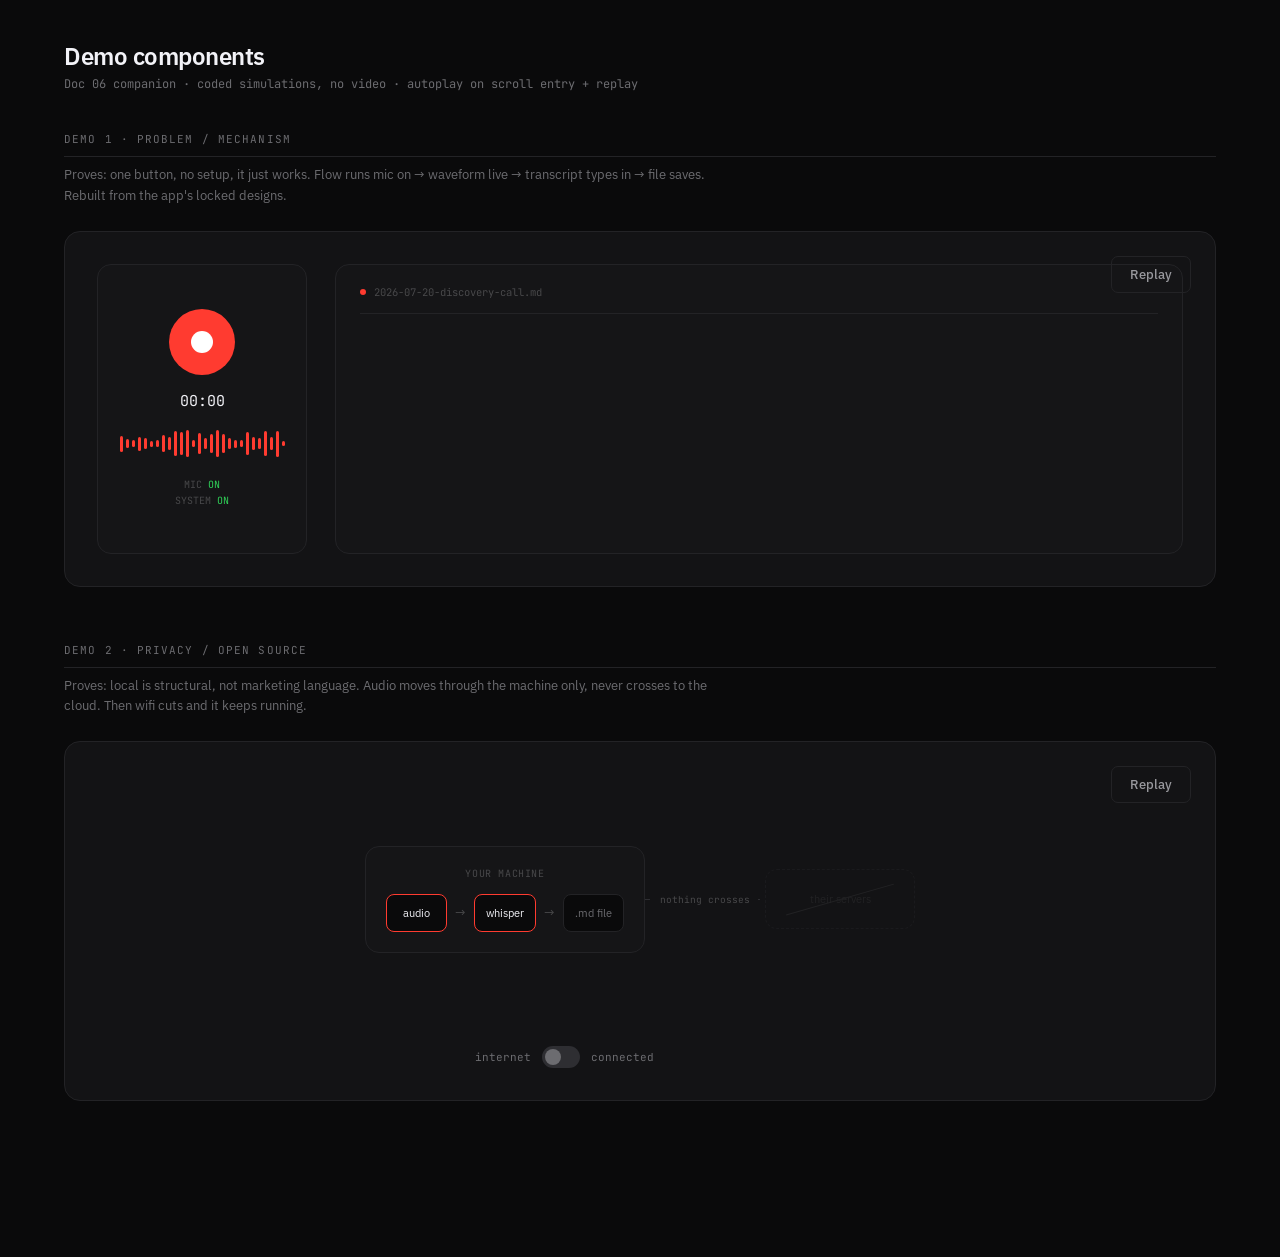
<file: docs/demos.html>
<!DOCTYPE html>
<html lang="en">
<head>
<meta charset="UTF-8">
<title>Debrief — Demo Components</title>
<link rel="preconnect" href="https://fonts.gstatic.com" crossorigin>
<link href="https://fonts.googleapis.com/css2?family=IBM+Plex+Sans:wght@400;500;600;700&family=JetBrains+Mono:wght@400;500&display=swap" rel="stylesheet">
<style>
  :root {
    --bg:#0A0A0B; --s1:#131315; --s2:#151517; --bd:#232326; --bdh:#2E2E32;
    --t:#F2F2F7; --t2:#98989D; --t3:#6C6C70; --t4:#48484A;
    --blue:#0A84FF; --red:#FF3B30; --green:#30D158;
    --sans:'IBM Plex Sans',-apple-system,sans-serif; --mono:'JetBrains Mono',monospace;
  }
  *{box-sizing:border-box;margin:0;padding:0}
  body{font-family:var(--sans);background:var(--bg);color:var(--t);padding:40px 5vw 100px}
  .doc-h{font-size:24px;font-weight:600;letter-spacing:-0.02em;margin-bottom:4px}
  .doc-sub{font-family:var(--mono);font-size:12px;color:var(--t3);margin-bottom:40px}
  .sec-t{font-family:var(--mono);font-size:11px;text-transform:uppercase;letter-spacing:0.1em;color:var(--t3);padding-bottom:10px;border-bottom:1px solid var(--bd);margin-bottom:8px}
  .note{font-size:13px;color:var(--t3);line-height:1.6;max-width:680px;margin-bottom:24px}
  .demo-wrap{background:var(--s1);border:1px solid var(--bd);border-radius:16px;padding:32px;margin-bottom:56px;position:relative}
  .btn-ghost{font-family:var(--sans);font-size:13px;font-weight:500;padding:9px 18px;border-radius:7px;background:transparent;color:var(--t2);border:1px solid var(--bd);cursor:pointer;transition:all 150ms ease}
  .btn-ghost:hover{border-color:var(--bdh);color:var(--t)}
  .demo-ctl{position:absolute;top:24px;right:24px}

  /* DEMO 1 */
  .d1{display:flex;gap:28px;align-items:stretch;min-height:290px}
  .d1-left{width:210px;background:var(--s2);border:1px solid var(--bd);border-radius:14px;padding:22px 18px;display:flex;flex-direction:column;align-items:center;justify-content:center;gap:16px}
  .rec-btn{width:66px;height:66px;border-radius:50%;background:#2E2E32;display:flex;align-items:center;justify-content:center;transition:background 400ms ease}
  .rec-btn.live{background:var(--red)}
  .rec-btn::after{content:'';width:22px;height:22px;border-radius:50%;background:#6C6C70;transition:background 400ms ease}
  .rec-btn.live::after{background:#fff}
  .rec-timer{font-family:var(--mono);font-size:15px;color:var(--t3);transition:color 400ms ease}
  .rec-timer.live{color:var(--t)}
  .rec-src{font-family:var(--mono);font-size:10px;color:var(--t4);text-align:center;line-height:1.6}
  .rec-src .on{color:var(--green)}
  .wave{display:flex;align-items:center;justify-content:center;gap:3px;height:34px;width:100%}
  .wave i{display:block;width:3px;border-radius:2px;background:#2E2E32;height:4px;transition:height 120ms ease,background 300ms ease}
  .wave.live i{background:var(--red)}
  .d1-right{flex:1;background:var(--s2);border:1px solid var(--bd);border-radius:14px;padding:20px 24px;display:flex;flex-direction:column}
  .file-bar{display:flex;align-items:center;gap:8px;font-family:var(--mono);font-size:10.5px;color:var(--t4);padding-bottom:14px;border-bottom:1px solid var(--bd);margin-bottom:16px}
  .file-bar .dot{width:6px;height:6px;border-radius:50%;background:#2E2E32;transition:background 300ms ease}
  .file-bar .dot.live{background:var(--red)}
  .tline{display:flex;gap:14px;font-size:13.5px;line-height:1.6;margin-bottom:13px;opacity:0;transform:translateY(4px);transition:opacity 300ms ease,transform 300ms ease}
  .tline.in{opacity:1;transform:none}
  .ttime{font-family:var(--mono);font-size:10.5px;color:var(--t4);flex-shrink:0;padding-top:3px}
  .tspk{color:var(--blue);font-weight:600;margin-right:6px}
  .tspk.b{color:var(--t3)}
  .ttext{color:#E5E5E7}
  .saved{margin-top:auto;padding-top:14px;border-top:1px solid var(--bd);font-family:var(--mono);font-size:10.5px;color:var(--t4);display:flex;align-items:center;gap:7px;opacity:0;transition:opacity 400ms ease}
  .saved.in{opacity:1}
  .saved .ok{color:var(--green)}

  /* DEMO 2 */
  .d2{display:flex;align-items:center;justify-content:center;gap:0;min-height:250px;position:relative}
  .machine{width:280px;background:var(--s2);border:1px solid var(--bd);border-radius:14px;padding:20px;position:relative;z-index:2}
  .machine-lbl{font-family:var(--mono);font-size:10px;color:var(--t4);text-align:center;margin-bottom:14px;letter-spacing:0.06em}
  .m-flow{display:flex;align-items:center;justify-content:space-between;gap:8px}
  .m-node{flex:1;text-align:center;padding:11px 6px;background:var(--bg);border:1px solid var(--bd);border-radius:8px;font-size:11px;color:var(--t3);transition:border-color 300ms ease,color 300ms ease}
  .m-node.act{border-color:var(--red);color:var(--t)}
  .m-arrow{color:var(--t4);font-size:13px;flex-shrink:0}
  .barrier{width:120px;display:flex;align-items:center;justify-content:center;position:relative}
  .barrier-line{width:100%;height:1px;background:repeating-linear-gradient(90deg,#2E2E32 0 5px,transparent 5px 10px)}
  .blocked{position:absolute;font-family:var(--mono);font-size:9.5px;color:var(--t4);background:var(--s1);padding:3px 8px;white-space:nowrap}
  .cloud{width:150px;text-align:center;opacity:0.28}
  .cloud-box{border:1px dashed #2E2E32;border-radius:12px;padding:22px 12px;color:var(--t4);font-size:11px;position:relative}
  .cloud-box::after{content:'';position:absolute;top:50%;left:12%;width:76%;height:1px;background:var(--t4);transform:rotate(-16deg)}
  .wifi-row{display:flex;align-items:center;gap:11px;margin-top:22px;font-family:var(--mono);font-size:11px;color:var(--t3);justify-content:center}
  .tog{width:38px;height:22px;border-radius:11px;background:#2E2E32;position:relative;transition:background 300ms ease;flex-shrink:0}
  .tog .knob{width:16px;height:16px;border-radius:50%;background:#6C6C70;position:absolute;top:3px;left:3px;transition:left 300ms ease,background 300ms ease}
  .tog.off .knob{left:19px;background:#F2F2F7}
  .still{color:var(--green);opacity:0;transition:opacity 400ms ease}
  .still.in{opacity:1}
  @media (prefers-reduced-motion: reduce){*{animation:none!important;transition:none!important}}
</style>
</head>
<body>

<div class="doc-h">Demo components</div>
<div class="doc-sub">Doc 06 companion · coded simulations, no video · autoplay on scroll entry + replay</div>

<div class="sec-t">Demo 1 · Problem / Mechanism</div>
<div class="note">Proves: one button, no setup, it just works. Flow runs mic on → waveform live → transcript types in → file saves. Rebuilt from the app's locked designs.</div>
<div class="demo-wrap">
  <div class="demo-ctl"><button class="btn-ghost" onclick="runD1()">Replay</button></div>
  <div class="d1">
    <div class="d1-left">
      <div class="rec-btn" id="rb"></div>
      <div class="rec-timer" id="rt">00:00</div>
      <div class="wave" id="wv"></div>
      <div class="rec-src" id="rs">MIC <span id="s1">—</span><br>SYSTEM <span id="s2">—</span></div>
    </div>
    <div class="d1-right">
      <div class="file-bar"><span class="dot" id="fd"></span><span id="fn">no active recording</span></div>
      <div id="tl"></div>
      <div class="saved" id="sv"><span class="ok">✓</span> saved to ~/Debrief/Sales/2026-07-20-discovery-call.md</div>
    </div>
  </div>
</div>

<div class="sec-t">Demo 2 · Privacy / Open source</div>
<div class="note">Proves: local is structural, not marketing language. Audio moves through the machine only, never crosses to the cloud. Then wifi cuts and it keeps running.</div>
<div class="demo-wrap">
  <div class="demo-ctl"><button class="btn-ghost" onclick="runD2()">Replay</button></div>
  <div class="d2">
    <div class="machine">
      <div class="machine-lbl">YOUR MACHINE</div>
      <div class="m-flow">
        <div class="m-node" id="n1">audio</div>
        <div class="m-arrow">→</div>
        <div class="m-node" id="n2">whisper</div>
        <div class="m-arrow">→</div>
        <div class="m-node" id="n3">.md file</div>
      </div>
    </div>
    <div class="barrier"><div class="barrier-line"></div><div class="blocked">nothing crosses</div></div>
    <div class="cloud"><div class="cloud-box">their servers</div></div>
  </div>
  <div class="wifi-row">
    <span>internet</span>
    <div class="tog" id="tg"><div class="knob"></div></div>
    <span id="wl">connected</span>
    <span class="still" id="st">· still transcribing</span>
  </div>
</div>

<script>
var wv=document.getElementById('wv');
for(var i=0;i<28;i++){wv.appendChild(document.createElement('i'));}
var bars=wv.querySelectorAll('i');
var lines=[
 {t:'00:04',s:'You',b:false,x:'Thanks for jumping on, I know you\'re busy.'},
 {t:'00:11',s:'Prospect',b:true,x:'No worries. So what does this actually do differently?'},
 {t:'00:19',s:'You',b:false,x:'It records the whole call and writes the transcript locally, nothing gets uploaded.'}
];
var t1=[],waveInt;
function clearD1(){t1.forEach(clearTimeout);t1=[];clearInterval(waveInt);}
function runD1(){
 clearD1();
 var rb=document.getElementById('rb'),rt=document.getElementById('rt'),fd=document.getElementById('fd'),
     fn=document.getElementById('fn'),tl=document.getElementById('tl'),sv=document.getElementById('sv');
 rb.classList.remove('live');rt.classList.remove('live');wv.classList.remove('live');
 fd.classList.remove('live');sv.classList.remove('in');tl.innerHTML='';
 rt.textContent='00:00';fn.textContent='no active recording';
 document.getElementById('s1').textContent='—';document.getElementById('s2').textContent='—';
 document.getElementById('s1').className='';document.getElementById('s2').className='';
 bars.forEach(function(b){b.style.height='4px';});

 t1.push(setTimeout(function(){document.getElementById('s1').textContent='ON';document.getElementById('s1').className='on';},500));
 t1.push(setTimeout(function(){document.getElementById('s2').textContent='ON';document.getElementById('s2').className='on';},800));
 t1.push(setTimeout(function(){
   rb.classList.add('live');rt.classList.add('live');wv.classList.add('live');fd.classList.add('live');
   fn.textContent='2026-07-20-discovery-call.md';
   var sec=0;
   waveInt=setInterval(function(){
     bars.forEach(function(b){b.style.height=(4+Math.random()*26)+'px';});
     sec++;if(sec%10===0){var s=Math.floor(sec/10);rt.textContent='00:'+(s<10?'0':'')+s;}
   },100);
 },1200));
 lines.forEach(function(l,i){
   t1.push(setTimeout(function(){
     var d=document.createElement('div');d.className='tline';
     d.innerHTML='<span class="ttime">'+l.t+'</span><span class="ttext"><span class="tspk'+(l.b?' b':'')+'">'+l.s+'</span>'+l.x+'</span>';
     tl.appendChild(d);setTimeout(function(){d.classList.add('in');},30);
   },2200+i*1400));
 });
 t1.push(setTimeout(function(){
   clearInterval(waveInt);
   rb.classList.remove('live');rt.classList.remove('live');wv.classList.remove('live');fd.classList.remove('live');
   bars.forEach(function(b){b.style.height='4px';});
   sv.classList.add('in');
 },7400));
}
var t2=[];
function runD2(){
 t2.forEach(clearTimeout);t2=[];
 var n=[document.getElementById('n1'),document.getElementById('n2'),document.getElementById('n3')];
 var tg=document.getElementById('tg'),wl=document.getElementById('wl'),st=document.getElementById('st');
 n.forEach(function(x){x.classList.remove('act')});
 tg.classList.remove('off');wl.textContent='connected';st.classList.remove('in');
 n.forEach(function(x,i){t2.push(setTimeout(function(){x.classList.add('act')},600+i*700))});
 t2.push(setTimeout(function(){tg.classList.add('off');wl.textContent='off';},3000));
 t2.push(setTimeout(function(){st.classList.add('in');},3600));
 t2.push(setTimeout(function(){
   n.forEach(function(x){x.classList.remove('act')});
   n.forEach(function(x,i){t2.push(setTimeout(function(){x.classList.add('act')},i*700))});
 },4200));
}
runD1();runD2();
setInterval(runD1,11000);
setInterval(runD2,10000);
</script>
</body>
</html>
</file>
<file: css/styles.css>
/* ============================================================
   Debrief — Website Styles
   Source of truth: docs/06_Design_System_Spec.md (tokens/components)
   Breakpoints (mobile-first, intentional per device, not just fluid scaling):
     base   0–767px   phone, touch/swipe, primary build
     tablet 768px+     touch/swipe, more breathing room
     laptop 1024px+    mouse/trackpad, scroll+click, fragments get full rotation/bleed
     wide   1440px+    desktop, most generous spacing
   Hover-only flourishes are scoped to (hover:hover) and (pointer:fine) so touch
   devices never get a stuck hover state.
   ============================================================ */

@import url('https://fonts.googleapis.com/css2?family=IBM+Plex+Sans:wght@400;500;600;700&family=JetBrains+Mono:wght@400;500&display=swap');

:root {
  /* Color tokens — Doc 06 §1 */
  --bg: #0A0A0B;
  --s1: #131315;
  --s2: #151517;
  --bd: #232326;
  --bdh: #2E2E32;
  --t: #F2F2F7;
  --t2: #98989D;
  --t3: #6C6C70;
  --t4: #48484A;
  --blue: #0A84FF;
  --blue-h: #339CFF;
  /* Darker than --blue specifically for white-text-on-blue backgrounds (buttons,
     skip link): #0A84FF only reaches 3.6:1 with white text, failing WCAG AA's
     4.5:1 floor. --blue stays untouched since it also serves as link/icon
     foreground color on the dark bg, where it already passes at 5.4:1 and
     darkening it there would newly fail instead. */
  --blue-btn: #0870D8;
  --blue-btn-h: #0874E0;
  --red: #FF3B30;
  --green: #30D158;

  --sans: 'IBM Plex Sans', -apple-system, BlinkMacSystemFont, 'Segoe UI', sans-serif;
  --mono: 'JetBrains Mono', ui-monospace, monospace;

  /* Spacing scale — Doc 06 §3 (4px base unit) */
  --sp-1: 4px;
  --sp-2: 8px;
  --sp-3: 12px;
  --sp-4: 16px;
  --sp-5: 24px;
  --sp-6: 32px;
  --sp-7: 48px;
  --sp-8: 72px;
  --sp-9: 120px;

  /* Section rhythm — mobile-first, widens per breakpoint below */
  --section-pad: var(--sp-8);
  /* Card-to-card gap: the seam between two .section-sheet cards (not the
     hero->first-card or last-card->footer edges, which keep --section-pad). */
  --card-gap-pad: var(--sp-6);
  --copy-max: 560px;
  --copy-max-hero: 460px;
  --container-max: 600px;
  --container-pad: var(--sp-5);

  /* Type scale — mobile values (Doc 06 §2), laptop/wide override below */
  --fs-h1: 38px;
  --fs-h2: 27px;
  --fs-h3: 19px;
  --fs-lead: 16px;
  --fs-body: 15px;
  --fs-body-2: 13.5px;
  --fs-eyebrow: 11px;
  --fs-meta: 11px;
}

@media (min-width: 768px) {
  :root {
    --section-pad: 88px;
    --card-gap-pad: var(--sp-7);
    --container-max: 700px;
    --container-pad: var(--sp-6);
    --fs-h1: 44px;
    --fs-h2: 30px;
    --fs-h3: 20px;
    --fs-lead: 17px;
  }
}

@media (min-width: 1024px) {
  :root {
    --section-pad: var(--sp-9);
    --card-gap-pad: 56px;
    --container-max: 1080px;
    --container-pad: var(--sp-7);
    --fs-h1: 52px;
    --fs-h2: 34px;
    --fs-h3: 20px;
  }
}

@media (min-width: 1440px) {
  :root {
    --section-pad: 148px;
    --card-gap-pad: 64px;
    --container-max: 1280px;
    --container-pad: var(--sp-9);
    --fs-h1: 60px;
    --fs-h2: 38px;
    --fs-lead: 18px;
  }
}

@media (min-width: 1920px) {
  :root {
    --container-max: 1360px;
  }
}

/* ---------- Reset ---------- */
*, *::before, *::after { box-sizing: border-box; }
html { scroll-behavior: smooth; }
@media (prefers-reduced-motion: reduce) {
  html { scroll-behavior: auto; }
  *, *::before, *::after {
    animation-duration: 0.001ms !important;
    animation-iteration-count: 1 !important;
    transition-duration: 0.001ms !important;
    scroll-behavior: auto !important;
  }
}
body, h1, h2, h3, p, figure, blockquote { margin: 0; }
ul { margin: 0; padding: 0; list-style: none; }
img, svg { display: block; max-width: 100%; }
a { color: inherit; text-decoration: none; }
button { font: inherit; color: inherit; background: none; border: none; cursor: pointer; }
input { font: inherit; color: inherit; }

body {
  font-family: var(--sans);
  background: var(--bg);
  color: var(--t);
  font-size: var(--fs-body);
  line-height: 1.65;
  -webkit-font-smoothing: antialiased;
}

::selection { background: rgba(255,59,48,0.28); color: var(--t); }

:focus-visible {
  outline: 2px solid var(--blue);
  outline-offset: 3px;
  border-radius: 4px;
}

/* ---------- Type ---------- */
h1, .h1 {
  font-family: var(--sans); font-weight: 600;
  font-size: var(--fs-h1); line-height: 1.08; letter-spacing: -0.02em;
}
h2, .h2 {
  font-family: var(--sans); font-weight: 600;
  font-size: var(--fs-h2); line-height: 1.15; letter-spacing: -0.015em;
}
h3, .h3 {
  font-family: var(--sans); font-weight: 600;
  font-size: var(--fs-h3); line-height: 1.3;
}
.lead { font-size: var(--fs-lead); line-height: 1.6; color: var(--t2); }
.body-2 { font-size: var(--fs-body-2); line-height: 1.55; color: var(--t2); }
.eyebrow {
  font-family: var(--mono); font-size: var(--fs-eyebrow); font-weight: 400;
  text-transform: uppercase; letter-spacing: 0.08em; color: var(--t2);
}
.meta { font-family: var(--mono); font-size: var(--fs-meta); color: var(--t4); }

/* ---------- Layout ---------- */
.container {
  max-width: var(--container-max);
  margin: 0 auto;
  padding-left: var(--container-pad);
  padding-right: var(--container-pad);
}
/* Single-column text pages (privacy-policy, local-transcription) have no side visual to
   fill a wide grid container with, so they get their own narrower, centered reading
   measure instead of inheriting the homepage's wide multi-column container. Keeps large
   screens feeling deliberate (centered, generous margins) instead of leaving a dead zone. */
.container-narrow {
  max-width: 760px;
  margin: 0 auto;
  padding-left: var(--container-pad);
  padding-right: var(--container-pad);
}
section { position: relative; padding: var(--section-pad) 0; }
/* Condense the gap between consecutive cards: every card-wrapping section's
   inward-facing edge switches to the tighter --card-gap-pad, while the
   hero->first-card seam (#problem's top) and the last-card->footer edge
   (#waitlist's bottom) keep --section-pad exactly as before. */
#problem { padding-bottom: var(--card-gap-pad); }
#filing, #transcription, #offline, #value-stack, #faq { padding-top: var(--card-gap-pad); padding-bottom: var(--card-gap-pad); }
#waitlist { padding-top: var(--card-gap-pad); }
.section-alt { background: var(--s1); }
.copy-col { max-width: var(--copy-max); }
.copy-col-hero { max-width: var(--copy-max-hero); }

.reveal { opacity: 0; transform: translateY(16px); transition: opacity 600ms ease, transform 600ms ease; }
.reveal.in { opacity: 1; transform: none; }
@media (prefers-reduced-motion: reduce) { .reveal { opacity: 1; transform: none; } }

/* ---------- Buttons ---------- */
.btn-primary {
  display: inline-flex; align-items: center; justify-content: center;
  font-family: var(--sans); font-size: 15px; font-weight: 600;
  padding: 14px 28px; border-radius: 8px;
  background: var(--blue-btn); color: #fff;
  transition: background 150ms ease, transform 100ms ease;
  min-height: 48px;
}
@media (hover: hover) and (pointer: fine) {
  .btn-primary:hover { background: var(--blue-btn-h); }
}
.btn-primary:active { transform: scale(0.985); }
.btn-primary.is-success {
  background: var(--green); color: #08210F;
}

.btn-ghost {
  display: inline-flex; align-items: center; justify-content: center;
  font-family: var(--sans); font-size: 13px; font-weight: 500;
  padding: 9px 18px; min-height: 44px;
  border-radius: 7px; background: transparent; color: var(--t2);
  border: 1px solid var(--bd);
  transition: border-color 150ms ease, color 150ms ease;
}
@media (hover: hover) and (pointer: fine) {
  .btn-ghost:hover { border-color: var(--bdh); color: var(--t); }
}

/* ---------- Form field ---------- */
.field-group { display: flex; flex-direction: column; gap: var(--sp-3); width: 100%; max-width: 340px; }
@media (min-width: 1024px) { .field-group { max-width: 300px; } }
.field {
  width: 100%;
  background: var(--s2); border: 1px solid var(--bd); border-radius: 8px;
  padding: 13px 14px; font-family: var(--sans); font-size: 15px; color: var(--t);
  min-height: 48px;
  transition: border-color 150ms ease, box-shadow 150ms ease;
}
.field::placeholder { color: var(--t2); }
.field:focus {
  outline: none; border-color: var(--blue);
  box-shadow: 0 0 0 3px rgba(10,132,255,0.15);
}
.field.has-error { border-color: var(--red); }
.field-error {
  font-size: 12.5px; color: var(--red); display: none;
}
.field-error.show { display: block; }
.risk-reversal {
  font-size: 12.5px; color: var(--t2); line-height: 1.6; max-width: 400px; margin-top: var(--sp-4);
}

/* ============================================================
   Cookie consent banner
   ============================================================ */
.cookie-banner {
  position: fixed; left: 0; right: 0; bottom: 0; z-index: 90;
  background: var(--s1); border-top: 1px solid var(--bd);
  padding: var(--sp-3) var(--sp-4);
  transform: translateY(0);
  transition: transform 200ms ease;
}
.cookie-banner[hidden] { display: none; }
.cookie-banner.leaving { transform: translateY(110%); }
@media (prefers-reduced-motion: reduce) { .cookie-banner { transition: none; } }
.cookie-inner {
  max-width: var(--container-max); margin: 0 auto;
  display: flex; flex-direction: column; gap: var(--sp-3);
}
@media (min-width: 768px) {
  .cookie-inner { flex-direction: row; align-items: center; justify-content: space-between; gap: var(--sp-5); }
}
.cookie-text { font-size: 13px; color: var(--t2); line-height: 1.4; }
.cookie-actions { display: flex; gap: var(--sp-3); flex-shrink: 0; }
/* Buttons here are sized to the 44px accessibility floor (Doc 06 §13), not the site's
   default 48px primary button, to keep the banner itself as short as the spec allows. */
.cookie-actions .btn-primary,
.cookie-actions .btn-ghost {
  flex: 1; min-height: 44px; padding-top: 10px; padding-bottom: 10px;
}
@media (min-width: 768px) {
  .cookie-actions .btn-primary,
  .cookie-actions .btn-ghost { flex: none; }
}

/* ============================================================
   Header / skip link (no persistent nav, per Doc 03/05)
   ============================================================ */
.skip-link {
  position: absolute; left: var(--sp-4); top: -60px;
  background: var(--blue-btn); color: #fff; padding: 10px 16px; border-radius: 6px;
  font-size: 14px; font-weight: 600; z-index: 200; transition: top 150ms ease;
}
.skip-link:focus { top: var(--sp-4); }

/* ============================================================
   Fragment component — Doc 06 §9 / Doc 05 §4,§7,§9
   ============================================================ */
.fragment {
  background: var(--s2); border: 1px solid var(--bd); border-radius: 16px;
  box-shadow: 0 40px 100px rgba(0,0,0,0.6);
  transform: rotate(0deg) translateY(var(--parallax-y, 0px));
  transition: transform 200ms ease;
}
.fragment.fade-bottom {
  -webkit-mask-image: linear-gradient(to bottom, #000 78%, transparent 100%);
  mask-image: linear-gradient(to bottom, #000 78%, transparent 100%);
}
@media (min-width: 1024px) {
  .fragment.tilt { transform: rotate(-3deg) translateY(var(--parallax-y, 0px)); }
}

/* ============================================================
   Hero
   ============================================================ */
.hero { padding-top: calc(var(--section-pad) + var(--sp-5)); overflow: clip; }
.hero-grid {
  display: grid; gap: var(--sp-7);
}
.hero-copy { display: flex; flex-direction: column; gap: var(--sp-5); }
.hero-copy .eyebrow { display: flex; align-items: center; gap: var(--sp-2); }
/* Hero eyebrow: real GitHub mark linking to the actual repo (a verifiable fact,
   not a decorative status pill), sized up from the site's standard 11px eyebrow
   since it's the very first thing in the hero. */
.hero-eyebrow { font-size: 14px; }
.hero-eyebrow a {
  display: flex; align-items: center; gap: var(--sp-2);
  color: inherit; text-decoration: none;
}
.hero-eyebrow .gh-icon { width: 15px; height: 15px; fill: var(--t3); flex-shrink: 0; }
@media (hover: hover) and (pointer: fine) {
  .hero-eyebrow a:hover { color: var(--t); }
  .hero-eyebrow a:hover .gh-icon { fill: var(--t2); }
}
.hero-copy h1 { color: var(--t); }
.hero-copy .lead { color: var(--t2); }
.hero-actions { display: flex; flex-direction: column; gap: var(--sp-3); align-items: flex-start; }

/* Hero animation: idle -> click -> live recording, waveform spawns at a fixed
   playhead and pushes left, fading out before it reaches the copy column.
   Deliberately supersedes Doc 06 §9's static tilted-fragment hero treatment for
   this specific section; the generic `.fragment` component above is kept for
   any other recurring use. The floating status card is the real app's own
   floating-pill component (see `.rec-pill` below) — this instance stays put in
   the hero, it does not join the traveling companion further down the page. */
.hero-anim-col { position: relative; display: flex; flex-direction: column; gap: var(--sp-6); }
.hero-wave-band { position: relative; height: 110px; opacity: 0.5; }
.hero-wave-bars {
  position: absolute; top: 0; left: 0; width: 100%; height: 100%;
  display: flex; align-items: center; gap: 4px; overflow: hidden;
}
.hero-wave-bars i {
  display: block; width: 5px; flex-shrink: 0; border-radius: 3px; background: var(--red);
  height: 90px; transform: scaleY(0.03); opacity: 1;
  transition: transform 110ms ease, opacity 110ms ease;
}
.hero-playhead {
  position: absolute; top: 0; left: 75%; height: 100%; width: 2px;
  background: var(--blue); box-shadow: 0 0 5px rgba(10,132,255,0.4);
}
.hero-anim-card-wrap { position: relative; height: 76px; }

@media (min-width: 1024px) {
  .hero-grid { grid-template-columns: minmax(0, var(--copy-max-hero)) 1fr; align-items: center; }
  .hero-actions { flex-direction: row; align-items: center; gap: var(--sp-5); }
  .hero-wave-band { height: 140px; }
  .hero-wave-bars i { height: 115px; }
  .hero-anim-card-wrap { height: 84px; }
}

/* ============================================================
   Floating pill — recreated from the real app's own locked
   floating-pill component (grip / rec-dot / timer / mute / pause /
   stop). Used two ways: a still instance embedded in the hero
   (positioned at the same playhead the waveform already uses), and
   a second, independent instance that travels with scroll further
   down the page (see "Traveling companion pill" below). Same visual
   component, two different jobs — never the same DOM node.
   ============================================================ */
.rec-pill {
  /* Centered on the 75% playhead when there's room; below ~468px-wide containers
     that centering would push the pill's right edge past the container (clipped
     by .hero's overflow:clip), so clamp to the container's right edge instead. */
  position: absolute; left: max(0px, min(calc(75% - 117px), calc(100% - 234px)));
  display: inline-flex; align-items: center; gap: var(--sp-3);
  background: var(--s2); border: 1px solid var(--bdh); border-radius: 26px;
  padding: 7px 9px 7px 7px; box-shadow: 0 4px 14px rgba(0,0,0,0.4);
  opacity: 0; transition: opacity 400ms ease;
}
.rec-pill.in { opacity: 1; }
.rec-pill-grip { display: flex; flex-direction: column; gap: 2px; padding: 4px 3px; }
.rec-pill-grip .dr { display: flex; gap: 2px; }
.rec-pill-grip .d { width: 2.5px; height: 2.5px; border-radius: 50%; background: var(--t4); }
.rec-pill-dot { width: 8px; height: 8px; border-radius: 50%; background: var(--red); flex-shrink: 0; animation: breathe 1.2s ease-in-out infinite; }
.rec-pill-timer { font-family: var(--mono); font-size: 13px; color: var(--t); flex-shrink: 0; min-width: 36px; }
.rec-pill-btn { width: 32px; height: 32px; border-radius: 50%; background: var(--bdh); display: flex; align-items: center; justify-content: center; flex-shrink: 0; }
.rec-pill-btn.stop { background: #B23A32; }
.rec-pill-btn svg { width: 14px; height: 14px; }

/* ============================================================
   Section sheet — inset rounded panel ("Option C"), replaces flat
   alternating-background sections. Generous gaps between instances,
   no overlap, except the first one below the hero (see --first).
   ============================================================ */
.section-sheet {
  max-width: var(--container-max); margin: 0 auto var(--sp-6);
  background: var(--s1); border: 1px solid var(--bd); border-radius: 28px;
  padding: var(--sp-7) var(--container-pad);
}
@media (min-width: 1024px) { .section-sheet { border-radius: 36px; padding: var(--sp-8) var(--container-pad); } }
.section-sheet:last-of-type { margin-bottom: 0; }
/* One deliberate seam: the first sheet tucks up under the hero rather than
   sitting a plain gap below it, a small nod to the layered-section feel of
   the reference sites, kept to this single handoff rather than used everywhere. */
.section-sheet--first { margin-top: calc(-1 * var(--sp-7)); position: relative; box-shadow: 0 30px 60px -30px rgba(0,0,0,0.6); }

/* ============================================================
   Problem / Mechanism — scroll-narrated, real Record-tab screen
   ============================================================ */
.pn-row { display: flex; flex-direction: column; gap: var(--sp-6); }
.pn-text { flex: 1; min-width: 0; }
.pn-beat { padding: var(--sp-6) 0; opacity: 0.35; transition: opacity 400ms ease; }
.pn-beat:first-child { padding-top: 0; }
.pn-beat:last-child { padding-bottom: 0; }
.pn-beat.active { opacity: 1; }
.pn-beat h2 { margin-bottom: var(--sp-4); }
.pn-beat p { color: var(--t2); }
.pn-sticky-wrap { align-self: center; width: 100%; max-width: 360px; }
@media (min-width: 1024px) {
  .pn-row { flex-direction: row; align-items: flex-start; gap: var(--sp-8); }
  .pn-beat { padding: var(--sp-9) 0; }
  .pn-sticky-wrap { flex: 0 0 360px; position: sticky; top: 120px; align-self: flex-start; }
}

/* real Record-tab recreation — structure/colors/copy lifted directly from
   record-tab-dark-mode-states.html, not redrawn */
.appwin { background: var(--s2); border: 1px solid var(--bd); border-radius: 12px; overflow: hidden; }
.appwin-bar { background: #1A1A1D; padding: 9px 13px; display: flex; align-items: center; gap: 7px; border-bottom: 1px solid var(--bd); }
.appwin-dot { width: 9px; height: 9px; border-radius: 50%; background: var(--bdh); }
.appwin-title { font-family: var(--mono); font-size: 10px; color: var(--t4); margin-left: var(--sp-2); }

.rt-app { display: flex; min-height: 380px; }
.rt-sidebar { width: 48px; background: var(--s1); border-right: 1px solid var(--bd); display: flex; flex-direction: column; align-items: center; justify-content: space-between; padding: var(--sp-4) 0; flex-shrink: 0; }
.rt-nav-top { display: flex; flex-direction: column; gap: var(--sp-4); align-items: center; }
.rt-nav-item { width: 30px; height: 30px; border-radius: 7px; display: flex; align-items: center; justify-content: center; flex-shrink: 0; }
.rt-nav-item.active-box { background: var(--bdh); }
.rt-icon { width: 16px; height: 16px; flex-shrink: 0; }
.rt-rec-dot { width: 10px; height: 10px; border-radius: 50%; background: var(--red); animation: breathe 1.2s ease-in-out infinite; display: none; }
.rt-rec-dot.on { display: block; }
.rt-mic-idle.hidden { display: none; }

.rt-main { flex: 1; padding: var(--sp-5); display: flex; flex-direction: column; min-width: 0; }
.rt-status { display: flex; align-items: center; gap: 7px; font-size: 11.5px; color: var(--t2); }
.rt-status-dot { width: 6px; height: 6px; border-radius: 50%; background: var(--green); flex-shrink: 0; }
.rt-center { flex: 1; display: flex; flex-direction: column; align-items: center; justify-content: center; gap: var(--sp-3); padding: var(--sp-5) 0; }
.rt-timer { font-family: var(--mono); font-size: 26px; font-weight: 700; color: var(--t); }
.rt-record-btn, .rt-stop-btn { width: 68px; height: 68px; border-radius: 50%; display: flex; align-items: center; justify-content: center; }
.rt-record-btn { background: var(--red); }
.rt-stop-btn { background: #5C1D18; border: 2.5px solid var(--red); }
.rt-stop-icon { width: 18px; height: 18px; background: #fff; border-radius: 3px; }
.rt-press-label { font-size: 13px; color: var(--t); }
.rt-press-sub { font-size: 11px; color: var(--t4); margin-top: -6px; }
.rt-secondary { display: flex; gap: var(--sp-3); align-items: center; }
.rt-secondary-btn { width: 30px; height: 30px; border-radius: 50%; background: var(--bdh); display: flex; align-items: center; justify-content: center; }
.rt-pause-icon { width: 9px; height: 10px; display: flex; justify-content: space-between; }
.rt-pause-icon span { width: 2.6px; height: 100%; background: var(--t); border-radius: 1px; }
.rt-mute-icon { width: 10px; height: 10px; border: 1.3px solid var(--t); border-radius: 3px 3px 4px 4px; position: relative; }
.rt-mute-icon::before { content: ''; position: absolute; top: 50%; left: -1.5px; width: 13px; height: 1.4px; background: var(--t); transform: rotate(45deg); }
.rt-control-caption { font-size: 10px; color: var(--t2); }
.rt-recent { background: var(--s2); border: 1px solid var(--bd); border-radius: 9px; padding: var(--sp-3) var(--sp-4); margin-top: auto; }
.rt-recent-title { font-size: 9px; text-transform: uppercase; letter-spacing: 0.04em; color: var(--t2); margin: 0 0 6px; }
.rt-recent-row { display: flex; justify-content: space-between; align-items: center; }
.rt-recent-name { font-size: 11.5px; color: var(--t); transition: opacity 200ms ease; }
.rt-recent-meta { font-size: 10px; color: var(--t2); margin-top: 2px; transition: opacity 200ms ease; }
.rt-badge { background: #1E1A15; color: #E6A23C; font-size: 9px; padding: 2px 7px; border-radius: 9px; flex-shrink: 0; }

/* ============================================================
   New scroll beats — Filing / Transcription / Offline
   ============================================================ */
.mo-row { display: flex; flex-direction: column; gap: var(--sp-6); }
.mo-copy { flex: 1; }
.mo-visual-wrap { flex: 1; min-width: 0; position: relative; }
@media (min-width: 1024px) {
  .mo-row { flex-direction: row; align-items: center; gap: var(--sp-8); }
  .mo-copy { flex: 0 0 360px; }
}

.fin-row { display: flex; align-items: center; gap: var(--sp-3); padding: 10px 4px; border-bottom: 1px solid var(--bd); }
.fin-row:last-child { border-bottom: none; }
.fin-icon { width: 16px; height: 16px; stroke: var(--t3); fill: none; stroke-width: 1.8; flex-shrink: 0; }
.fin-name { font-family: var(--mono); font-size: 12px; color: var(--t); flex: 1; }
.fin-meta { font-family: var(--mono); font-size: 10px; color: var(--t4); flex-shrink: 0; }
.fin-row.new { opacity: 0; transform: translateY(-6px); transition: opacity 450ms ease, transform 450ms ease; }
.fin-row.new.in { opacity: 1; transform: none; }

.tr-text { font-size: 13px; color: var(--t2); margin: 0 0 var(--sp-3); }
.tr-text:last-child { margin-bottom: 0; }

/* offline beat reuses the exact toggle already established on the
   local-transcription page (`.tog`/`.knob`), not a new component */
.off-row { display: flex; align-items: center; justify-content: space-between; padding: 0 0 var(--sp-5); }
.off-label { font-size: 14px; color: var(--t); }
.off-sub { font-size: 11px; color: var(--t2); margin-top: 2px; }
.off-wave { display: flex; align-items: center; gap: 2px; height: 22px; }
.off-wave i { width: 2.5px; border-radius: 2px; background: var(--red); display: block; animation: offbar 900ms ease-in-out infinite; }
@keyframes offbar { 0%, 100% { transform: scaleY(0.3); } 50% { transform: scaleY(1); } }
.off-wave-cap { font-family: var(--mono); font-size: 10px; color: var(--t4); margin-top: var(--sp-3); }

/* ============================================================
   Traveling companion pill — a second `.rec-pill` instance, fixed to the
   viewport, that docks to whichever beat (Record panel / Filing /
   Transcription / Offline) is centered as the user scrolls. Deliberately
   does not include the hero — the hero keeps its own still instance above.
   Hidden between beats where the real app wouldn't show it either (a call
   that's already been filed and transcribed isn't still recording).
   ============================================================ */
.travel-pill { position: fixed; top: 0; left: 0; z-index: 40; pointer-events: none; opacity: 0; transition: opacity 350ms ease; }
.travel-pill.show { opacity: 1; }
@media (max-width: 1023px) { .travel-pill { display: none; } }

/* Demo 4 — auto-detect */
.d4 { position: relative; min-height: 240px; display: flex; align-items: center; justify-content: center; padding-top: var(--sp-6); }
.d4-cap { position: absolute; top: 0; left: 0; right: 0; text-align: center; font-family: var(--mono); font-size: 10.5px; color: var(--t4); opacity: 0; transition: opacity 400ms ease; padding: 0 var(--sp-3); }
.d4-cap.in { opacity: 1; }
.d4-cap b { color: var(--green); font-weight: 400; }
.callwin { width: 100%; max-width: 380px; background: var(--s2); border: 1px solid var(--bd); border-radius: 12px; overflow: hidden; opacity: 0; transform: scale(0.97); transition: all 450ms ease; }
.callwin.in { opacity: 1; transform: none; }
.cw-bar { background: #1A1A1D; padding: 9px 13px; display: flex; align-items: center; gap: 7px; border-bottom: 1px solid var(--bd); }
.cw-dot { width: 9px; height: 9px; border-radius: 50%; background: #2E2E32; }
.cw-title { font-family: var(--mono); font-size: 10px; color: var(--t4); margin-left: var(--sp-2); }
.cw-body { padding: var(--sp-5); display: flex; gap: var(--sp-3); justify-content: center; }
.cw-tile { width: 44%; max-width: 110px; height: 74px; background: var(--bg); border: 1px solid var(--bd); border-radius: 8px; display: flex; align-items: center; justify-content: center; font-family: var(--mono); font-size: 9.5px; color: var(--t4); }
.pill {
  position: absolute; bottom: var(--sp-5); right: var(--sp-4);
  background: #1A1A1D; border: 1px solid var(--bd); border-radius: 22px;
  padding: 9px 15px; display: flex; align-items: center; gap: var(--sp-3);
  opacity: 0; transform: translateY(10px);
  transition: all 400ms cubic-bezier(0.2,0.8,0.3,1);
  box-shadow: 0 12px 30px rgba(0,0,0,0.5);
}
.pill.in { opacity: 1; transform: none; }
.pill-dot { width: 8px; height: 8px; border-radius: 50%; background: var(--red); animation: pulse 1.6s ease-in-out infinite; flex-shrink: 0; }
@keyframes pulse { 0%, 100% { opacity: 1; } 50% { opacity: 0.3; } }
.pill-t { font-family: var(--mono); font-size: 12px; color: var(--t); }
.pill-x { font-size: 11px; color: var(--t4); }

/* ============================================================
   Value Stack — scroll list + sticky window-chrome panel, replaces
   the old card grid. Real Lucide icon paths, same set the app itself
   uses (design-system.html), not invented shapes.
   ============================================================ */
.vs-heading { max-width: var(--copy-max); margin-bottom: var(--sp-3); }
.vs-sub { max-width: var(--copy-max); margin-bottom: var(--sp-7); }
.sd-row { display: flex; flex-direction: column; gap: var(--sp-6); margin-bottom: var(--sp-7); }
.sd-list { flex: 1; min-width: 0; }
.sd-item { padding: var(--sp-6) 0; border-bottom: 1px solid var(--bd); opacity: 0.35; transition: opacity 400ms ease; }
.sd-item:first-child { padding-top: 0; }
.sd-item:last-child { border-bottom: none; }
.sd-item.active { opacity: 1; }
.sd-item h3 { font-size: 30px; line-height: 1.2; margin-bottom: var(--sp-2); display: flex; align-items: center; gap: var(--sp-3); }
.sd-item p { color: var(--t2); font-size: 16px; max-width: 46ch; }
/* Below 1024px the sticky mockup panel can't follow each item as you scroll past it
   (position:sticky only kicks in at the same breakpoint the row goes side-by-side), so each
   item carries its own small icon here instead of relying on the panel for that context. */
.sd-item-icon {
  display: none; width: 32px; height: 32px; border-radius: 9px;
  background: var(--bg); border: 1px solid var(--bd);
  align-items: center; justify-content: center; flex-shrink: 0;
}
.sd-item-icon .sd-icon { width: 16px; height: 16px; }
@media (max-width: 1023px) { .sd-item-icon { display: flex; } }
.sd-num { font-family: var(--mono); font-size: 12px; color: var(--t4); margin-bottom: var(--sp-2); }
.sd-sticky-wrap { align-self: center; width: 100%; max-width: 320px; }
.sd-icon-wrap { width: 40px; height: 40px; border-radius: 11px; background: var(--bg); border: 1px solid var(--bd); display: flex; align-items: center; justify-content: center; margin: var(--sp-5) var(--sp-5) 0; }
.sd-icon { width: 20px; height: 20px; stroke: var(--blue); stroke-width: 1.8; fill: none; }
.sd-title { font-size: 15.5px; margin: var(--sp-4) var(--sp-5) 9px; min-height: 22px; }
.sd-desc { font-size: 12.5px; color: var(--t2); margin: 0 var(--sp-5); }
.sd-microloop { margin: var(--sp-4) var(--sp-5) 0; }
.sd-rail { display: flex; gap: 5px; margin: var(--sp-5) var(--sp-5) 0; }
.sd-rail-dot { height: 3px; flex: 1; border-radius: 2px; background: var(--bd); transition: background 300ms ease; }
.sd-rail-dot.active { background: var(--blue); }
.sd-count { font-family: var(--mono); font-size: 10px; color: var(--t4); margin: 9px var(--sp-5) var(--sp-5); }
@media (min-width: 1024px) {
  .sd-row { flex-direction: row; align-items: flex-start; gap: var(--sp-8); }
  .sd-sticky-wrap { flex: 0 0 320px; position: sticky; top: 120px; align-self: flex-start; }
}

/* checkmark icon — still used by the AI-feedback closer below even though
   the card grid it originally styled is gone */
.vs-check { width: 20px; height: 20px; flex-shrink: 0; margin-bottom: var(--sp-2); }
.vs-check path { stroke: var(--green); stroke-width: 2; fill: none; }

/* AI call feedback prompt — the value stack's closing item, deliberately its
   own highlighted block (was ".vs-item.vs-closer" against the old card grid;
   the grid is gone, but this one still earns its own container). */
.vs-ai-closer {
  background: var(--s2); border: 1px solid var(--bd); border-radius: 14px;
  padding: var(--sp-6); margin-bottom: var(--sp-7);
}
.vs-closer-inner { display: flex; flex-direction: column; gap: var(--sp-6); }
@media (min-width: 1024px) {
  .vs-closer-inner { flex-direction: row; align-items: flex-start; }
  .vs-closer-copy { flex: 0 0 340px; }
  .vs-closer-demo { flex: 1; }
}
.vs-stack-close { font-size: var(--fs-lead); color: var(--t); margin-top: var(--sp-5); }
.vs-stack-close b { color: var(--blue); }

/* secondary CTA after the value stack — a visitor sold on the checklist
   shouldn't need to scroll all the way back up to act */
.vs-cta-row { display: flex; flex-wrap: wrap; align-items: center; gap: var(--sp-5); margin-top: var(--sp-7); padding-top: var(--sp-6); border-top: 1px solid var(--bd); }
.vs-cta-row p { color: var(--t2); margin: 0; }

.vs-microloop-row { display: flex; flex-direction: column; gap: var(--sp-5); align-items: flex-start; margin-top: var(--sp-5); }
@media (min-width: 768px) { .vs-microloop-row { flex-direction: row; align-items: center; } }

/* Demo 3 — AI feedback */
.d3 { display: flex; flex-direction: column; gap: var(--sp-5); align-items: stretch; }
@media (min-width: 1024px) {
  .d3 { flex-direction: row; align-items: center; }
  .d3-file { align-self: center; }
  .d3-chat { flex: 1; }
}
.d3-file { width: 100%; max-width: 240px; background: var(--s2); border: 1px solid var(--bd); border-radius: 12px; padding: var(--sp-4); flex-shrink: 0; transition: border-color 300ms ease, transform 400ms ease; align-self: center; }
.d3-file.lift { border-color: var(--blue); transform: translateY(-3px); }
.d3-fname { font-family: var(--mono); font-size: 10.5px; color: var(--t4); margin-bottom: var(--sp-3); display: flex; align-items: center; gap: 7px; }
.d3-fline { height: 5px; background: #232326; border-radius: 3px; margin-bottom: 7px; }
.arrow-fly { align-self: center; font-family: var(--mono); font-size: 18px; color: var(--t4); opacity: 0.3; transition: opacity 400ms ease, transform 400ms ease; transform: rotate(90deg); }
@media (min-width: 1024px) { .arrow-fly { transform: none; } }
.arrow-fly.go { opacity: 1; color: var(--blue); transform: translateY(4px); }
@media (min-width: 1024px) { .arrow-fly.go { transform: translateX(4px); } }
.d3-chat { background: var(--s2); border: 1px solid var(--bd); border-radius: 12px; padding: var(--sp-5); min-height: 260px; display: flex; flex-direction: column; }
.chat-lbl { font-family: var(--mono); font-size: 9.5px; color: var(--t4); letter-spacing: 0.08em; padding-bottom: var(--sp-3); border-bottom: 1px solid var(--bd); margin-bottom: var(--sp-4); }
.chat-msg { background: var(--bg); border: 1px solid var(--bd); border-radius: 9px; padding: 11px 13px; font-size: 12.5px; color: var(--t2); margin-bottom: var(--sp-4); opacity: 0; transform: translateY(4px); transition: all 300ms ease; }
.chat-msg.in { opacity: 1; transform: none; }
.chat-msg .attach { font-family: var(--mono); font-size: 10px; color: var(--blue); display: block; margin-bottom: 6px; }
.fb { opacity: 0; transform: translateY(4px); transition: all 300ms ease; margin-bottom: var(--sp-3); }
.fb.in { opacity: 1; transform: none; }
.fb-h { font-size: 12px; font-weight: 600; color: var(--t); margin-bottom: 5px; display: flex; align-items: center; gap: 7px; }
.fb-h .n { font-family: var(--mono); font-size: 9.5px; color: var(--t4); border: 1px solid var(--bd); border-radius: 4px; padding: 1px 5px; }
.fb-b { font-size: 12.5px; color: var(--t2); line-height: 1.55; padding-left: 26px; }
.cursor { display: inline-block; width: 7px; height: 13px; background: var(--blue); vertical-align: -2px; animation: blink 1s step-end infinite; }
@keyframes blink { 50% { opacity: 0; } }

/* Micro-loop — auto filing */
.ml { background: var(--s1); border: 1px solid var(--bd); border-radius: 14px; padding: var(--sp-5); width: 100%; max-width: 340px; }
.ml-lbl { font-family: var(--mono); font-size: 9.5px; color: var(--t4); letter-spacing: 0.08em; margin-bottom: var(--sp-4); }
.tree { font-family: var(--mono); font-size: 11.5px; line-height: 2; }
.tr { color: var(--t2); opacity: 0; transform: translateX(-4px); transition: all 260ms ease; }
.tr.in { opacity: 1; transform: none; }
.tr .fold { color: var(--t2); }
.tr .file { color: var(--t4); }
.tr .new { color: var(--green); }

/* ============================================================
   Privacy / Local transcription page
   ============================================================ */
.priv-heading { max-width: var(--copy-max); margin-bottom: var(--sp-5); }
.priv-body { max-width: var(--copy-max); color: var(--t2); display: flex; flex-direction: column; gap: var(--sp-4); margin-bottom: var(--sp-7); }
.priv-body a { color: var(--blue); }
@media (hover: hover) and (pointer: fine) {
  .priv-body a:hover { text-decoration: underline; }
}
.priv-body strong { color: var(--t); font-weight: 600; }

/* Demo 2 — privacy machine boundary */
.d2 { display: flex; flex-direction: column; gap: var(--sp-5); align-items: center; }
.machine { width: 100%; max-width: 280px; background: var(--s2); border: 1px solid var(--bd); border-radius: 14px; padding: var(--sp-5); }
.machine-lbl { font-family: var(--mono); font-size: 10px; color: var(--t4); text-align: center; margin-bottom: var(--sp-4); letter-spacing: 0.06em; }
.m-flow { display: flex; align-items: center; justify-content: space-between; gap: var(--sp-2); }
.m-node { flex: 1; text-align: center; padding: 11px 4px; background: var(--bg); border: 1px solid var(--bd); border-radius: 8px; font-size: 10.5px; color: var(--t2); transition: border-color 300ms ease, color 300ms ease; }
.m-node.act { border-color: var(--red); color: var(--t); }
.m-arrow { color: var(--t4); font-size: 13px; flex-shrink: 0; }
.barrier { display: flex; align-items: center; justify-content: center; position: relative; width: 100%; max-width: 200px; height: 40px; }
@media (min-width: 768px) { .barrier { width: 90px; height: auto; align-self: stretch; max-width: none; } }
.barrier-line { width: 100%; height: 1px; background: repeating-linear-gradient(90deg, #2E2E32 0 5px, transparent 5px 10px); }
@media (min-width: 768px) { .barrier-line { width: 1px; height: 100%; background: repeating-linear-gradient(180deg, #2E2E32 0 5px, transparent 5px 10px); } }
.blocked { position: absolute; font-family: var(--mono); font-size: 9.5px; color: var(--t4); background: var(--s1); padding: 3px 8px; white-space: nowrap; }
.cloud { width: 100%; max-width: 200px; text-align: center; opacity: 0.28; }
.cloud-box { border: 1px dashed #2E2E32; border-radius: 12px; padding: var(--sp-5) var(--sp-3); color: var(--t4); font-size: 11px; position: relative; }
.cloud-box::after { content: ''; position: absolute; top: 50%; left: 12%; width: 76%; height: 1px; background: var(--t4); transform: rotate(-16deg); }
@media (min-width: 768px) {
  .d2 { flex-direction: row; justify-content: center; }
}
.wifi-row { display: flex; align-items: center; gap: var(--sp-3); margin-top: var(--sp-6); font-family: var(--mono); font-size: 11px; color: var(--t2); justify-content: center; flex-wrap: wrap; }
.tog { width: 38px; height: 22px; border-radius: 11px; background: #2E2E32; position: relative; transition: background 300ms ease; flex-shrink: 0; }
.tog .knob { width: 16px; height: 16px; border-radius: 50%; background: #6C6C70; position: absolute; top: 3px; left: 3px; transition: left 300ms ease, background 300ms ease; }
.tog.off .knob { left: 19px; background: #F2F2F7; }
.still { color: var(--green); opacity: 0; transition: opacity 400ms ease; }
.still.in { opacity: 1; }

/* ============================================================
   FAQ
   ============================================================ */
.faq-list { max-width: var(--copy-max); }
.faq-item { border-bottom: 1px solid var(--bd); }
.faq-q {
  width: 100%; display: flex; align-items: center; justify-content: space-between; gap: var(--sp-4);
  padding: var(--sp-4) 0; text-align: left;
  font-size: 15.5px; font-weight: 500; color: var(--t);
  min-height: 44px;
}
.faq-chevron { flex-shrink: 0; transition: transform 200ms ease; color: var(--t3); }
.faq-q[aria-expanded="true"] .faq-chevron { transform: rotate(180deg); }
.faq-a-wrap {
  display: grid; grid-template-rows: 0fr; overflow: hidden;
  transition: grid-template-rows 200ms ease;
}
.faq-a-wrap.open { grid-template-rows: 1fr; }
.faq-a-inner { overflow: hidden; }
.faq-a { padding-bottom: var(--sp-4); font-size: 14px; color: var(--t2); line-height: 1.65; max-width: var(--copy-max); }

/* ============================================================
   Waitlist form
   ============================================================ */
/* Was its own narrower centered max-width, which re-centered this section at
   a different left edge than every other section on the page — a real
   consistency bug a design critique caught. Heading/copy get the same
   copy-max reading measure everything else uses, without re-centering the
   container itself. */
.waitlist-inner h2, .waitlist-inner .waitlist-form { max-width: var(--copy-max); }
.waitlist-form { display: flex; flex-direction: column; gap: var(--sp-4); align-items: flex-start; margin-top: var(--sp-6); }
.ck-form-wrap { display: flex; flex-direction: column; gap: var(--sp-3); width: 100%; max-width: 340px; }
@media (min-width: 480px) {
  .ck-form-wrap { flex-direction: row; align-items: flex-start; max-width: none; }
  .ck-form-wrap .field-group { max-width: 300px; }
  /* the button was compressing to two lines in this row — it never should
     shrink, the input should give up the space instead */
  .ck-form-wrap .btn-primary { flex-shrink: 0; white-space: nowrap; }
}
.waitlist-success { display: none; align-items: center; gap: var(--sp-3); color: var(--green); font-size: 15px; }
.waitlist-success.show { display: flex; }
.waitlist-success svg { flex-shrink: 0; }

/* ============================================================
   Footer
   ============================================================ */
.site-footer { padding: var(--sp-7) 0; border-top: 1px solid var(--bd); }
.footer-inner { display: flex; flex-direction: column; gap: var(--sp-5); }
@media (min-width: 768px) {
  .footer-inner { flex-direction: row; align-items: center; justify-content: space-between; }
}
.footer-links { display: flex; align-items: center; gap: var(--sp-5); flex-wrap: wrap; }
.footer-links a { color: var(--t2); font-size: 14px; display: inline-flex; align-items: center; gap: 6px; }
@media (hover: hover) and (pointer: fine) {
  .footer-links a:hover { color: var(--t); }
}
.footer-fielder { color: var(--t2); font-size: 13.5px; max-width: 420px; }

/* Link underline-slide (Doc 05 §6), scoped to inline text links only */
.link-slide { position: relative; color: var(--blue); }
.link-slide::after {
  content: ''; position: absolute; left: 0; right: 100%; bottom: -2px; height: 1px;
  background: var(--blue); transition: right 200ms ease;
}
@media (hover: hover) and (pointer: fine) {
  .link-slide:hover::after { right: 0; }
}

/* ============================================================
   404 page
   ============================================================ */
.error-page { min-height: 100vh; display: flex; align-items: center; justify-content: center; text-align: center; padding: var(--sp-6); }
.error-inner { max-width: 480px; display: flex; flex-direction: column; gap: var(--sp-5); align-items: center; }

/* ============================================================
   Legal page (Privacy Policy)
   ============================================================ */
.legal-body { max-width: var(--copy-max); color: var(--t2); display: flex; flex-direction: column; gap: var(--sp-5); }
.legal-body h2 { font-size: 18px; color: var(--t); margin-top: var(--sp-4); }
.legal-body p { line-height: 1.7; }
.legal-body a { color: var(--blue); }
.legal-placeholder { color: var(--t4); font-style: italic; }

/* Utility */
.visually-hidden {
  position: absolute; width: 1px; height: 1px; padding: 0; margin: -1px;
  overflow: hidden; clip: rect(0,0,0,0); white-space: nowrap; border: 0;
}
</file>
